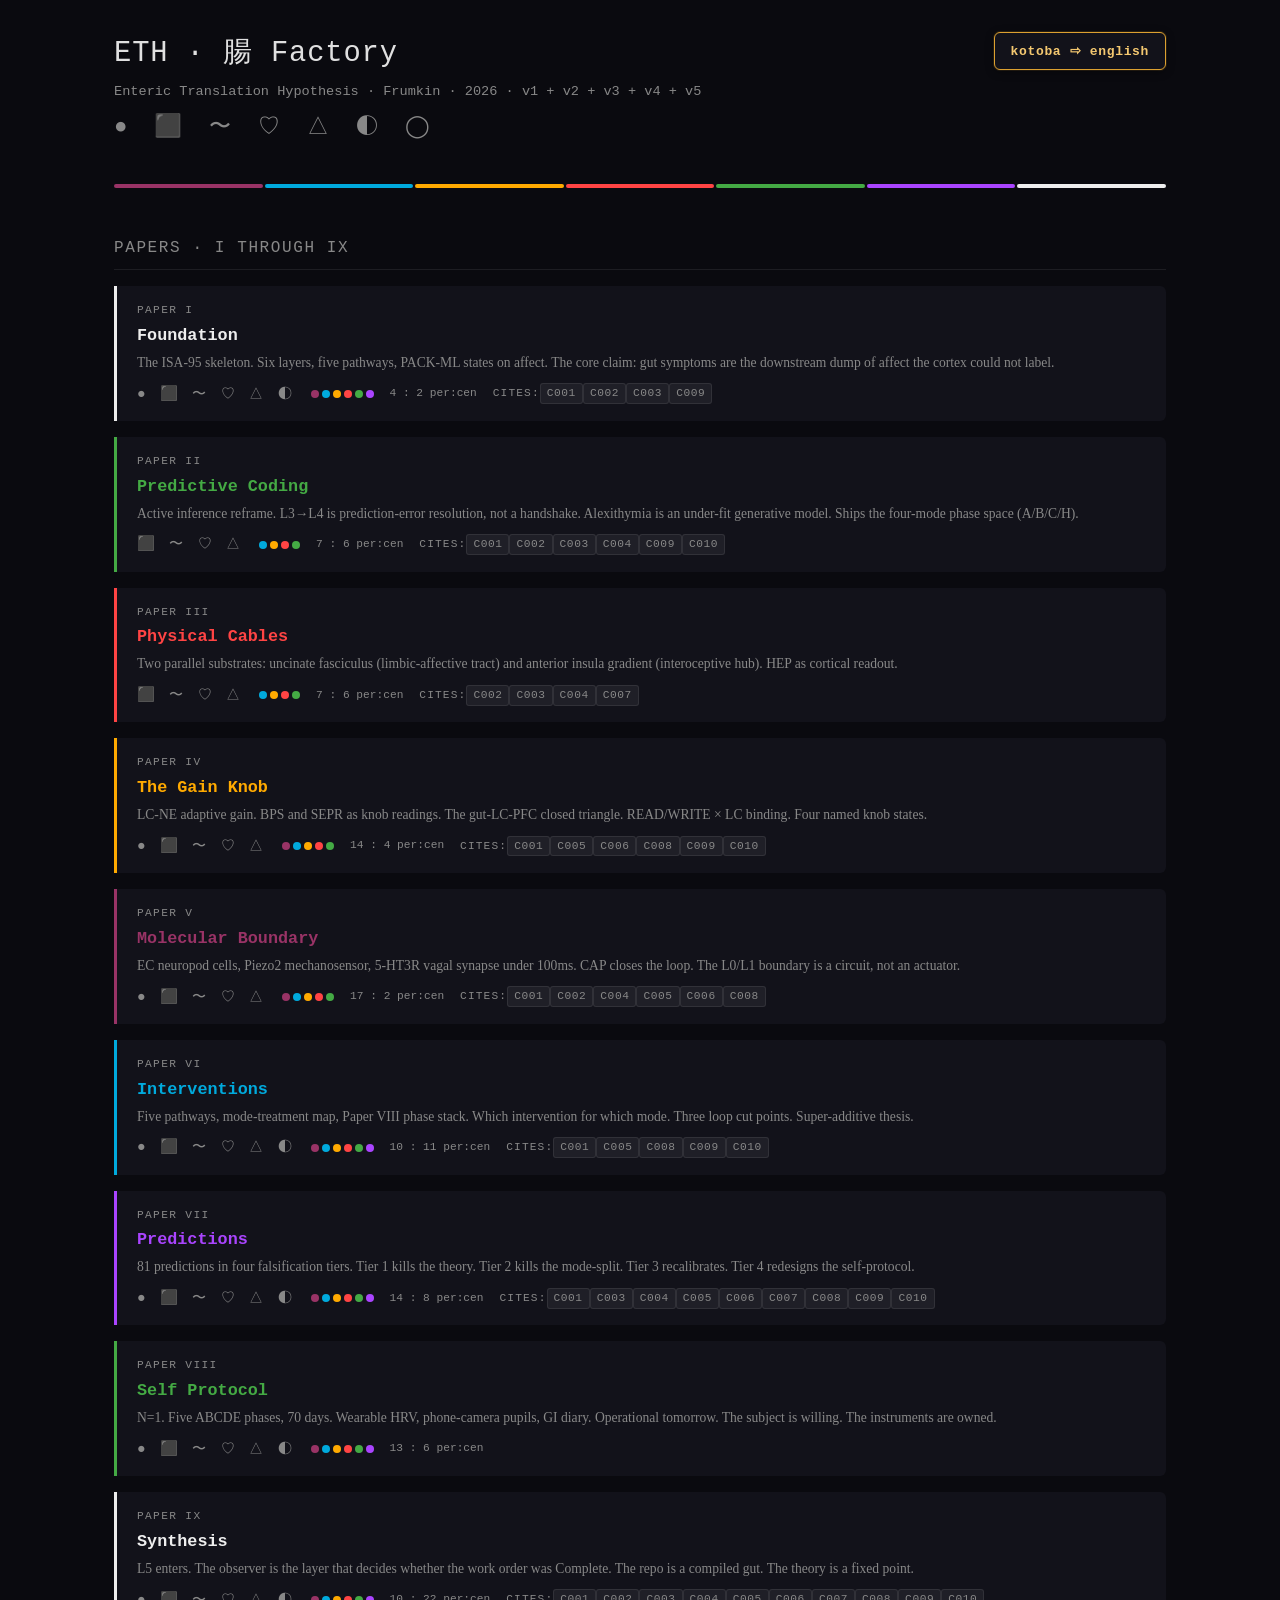
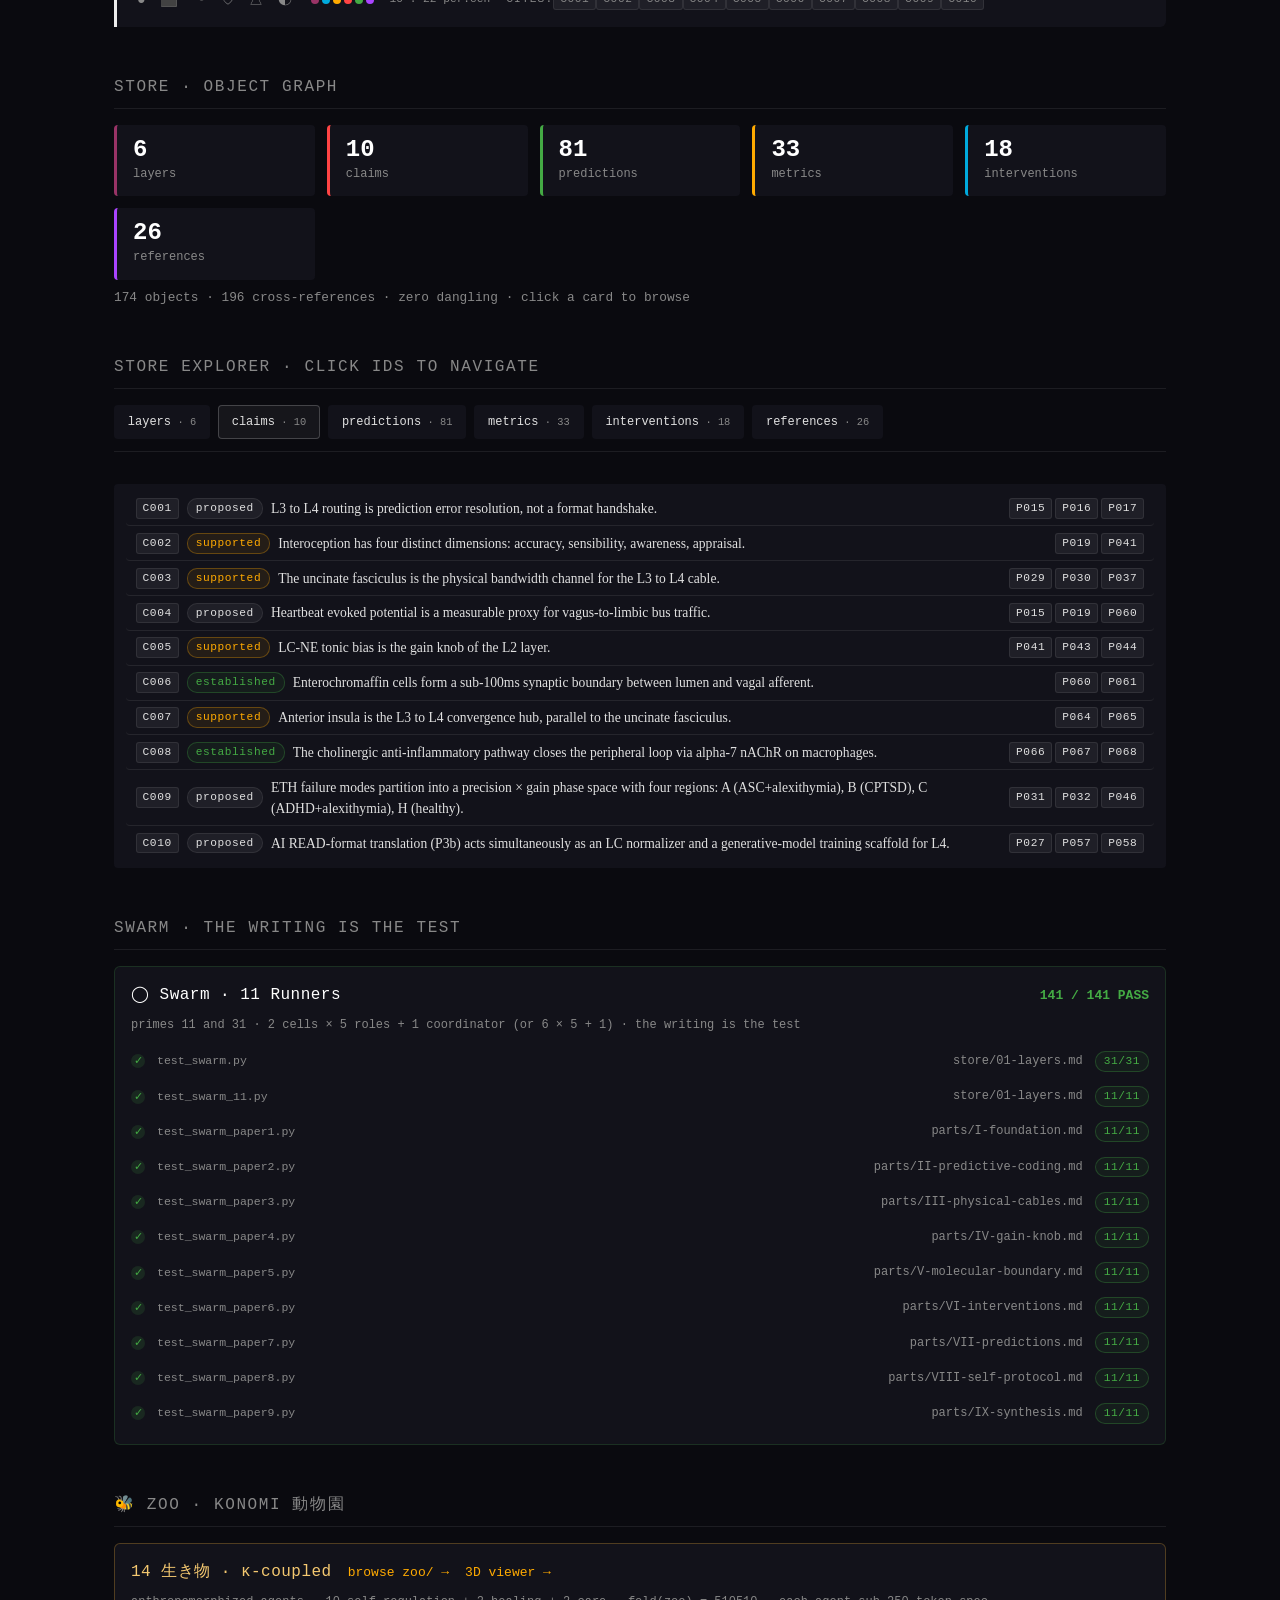
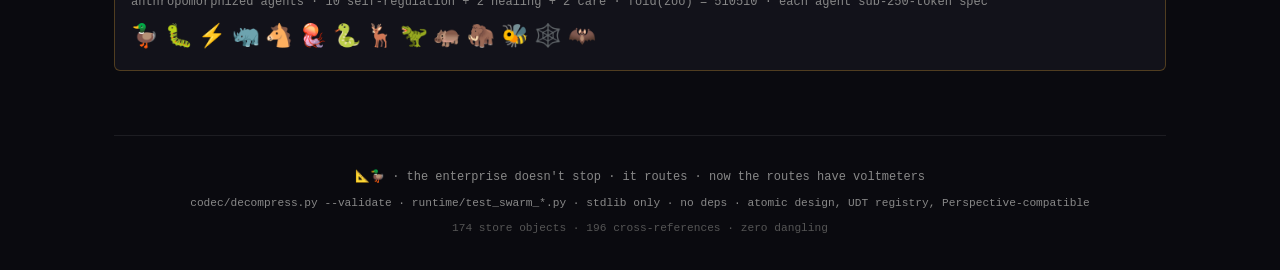
<file: index.html>
<!DOCTYPE html>
<html lang="en">
<head>
<meta charset="utf-8">
<meta name="viewport" content="width=device-width, initial-scale=1">
<title>ETH · 腸 Factory · Frumkin 2026</title>
<style>
/* ───── design tokens ───── */
:root {
  --bg: #0a0a0f;
  --bg-raised: #12121a;
  --bg-hover: rgba(255,255,255,0.04);
  --fg: #e0e0e0;
  --fg-bright: #fff;
  --dim: #888;
  --dim2: #555;
  --r0: #993366;  --r1: #00aadd;  --r2: #ffaa00;
  --r3: #ff4444;  --r4: #44aa44;  --r5: #aa44ff;  --r6: #eeeeee;
  --pass: #44aa44;
  --fail: #ff4444;
  --pending: #ffaa00;
  --mono: 'JetBrains Mono','Fira Code','Cascadia Code','Menlo',monospace;
  --serif: 'Georgia','Palatino',serif;
  --radius: 4px;
  --radius-lg: 6px;
  --border: rgba(255,255,255,0.08);
}
*{margin:0;padding:0;box-sizing:border-box}
html{scroll-behavior:smooth}
body{background:var(--bg);color:var(--fg);font-family:var(--mono);font-size:13px;
     line-height:1.55;padding:2rem 1.5rem;max-width:1100px;margin:0 auto}
a{color:inherit;text-decoration:none}
a:hover{color:var(--fg-bright)}
h1,h2,h3,h4{font-weight:400;letter-spacing:0.03em}
h1{font-size:1.8rem;margin-bottom:0.25rem}
h2{font-size:1rem;margin-top:3rem;margin-bottom:1rem;color:var(--dim);
   text-transform:uppercase;letter-spacing:0.1em;border-bottom:1px solid var(--border);padding-bottom:0.5rem}
h3{font-size:0.9rem;color:var(--dim);margin-bottom:0.5rem}
code,kbd{font-family:var(--mono);background:rgba(255,255,255,0.05);padding:1px 5px;border-radius:3px}
pre{font-family:var(--mono);white-space:pre-wrap;word-wrap:break-word}

/* ───── atoms ───── */
.eth-dot{width:8px;height:8px;border-radius:50%;display:inline-block;vertical-align:middle}
.eth-dot.-large{width:12px;height:12px}
.eth-glyph{display:inline-block;font-size:1rem;line-height:1}
.eth-glyph.-large{font-size:1.4rem}
.eth-label{display:inline-block}
.eth-label.-dim{color:var(--dim)}
.eth-label.-bright{color:var(--fg-bright)}
.eth-label.-accent{color:var(--r2)}
.eth-label.-small{font-size:0.75rem}
.eth-label.-tiny{font-size:0.7rem;letter-spacing:0.1em;text-transform:uppercase}
.eth-label.-serif{font-family:var(--serif)}
.eth-badge{display:inline-block;padding:1px 6px;border-radius:3px;font-size:0.7rem;
           background:rgba(255,255,255,0.06);border:1px solid var(--border);
           letter-spacing:0.05em;line-height:1.5}
.eth-badge.-status{border-radius:10px;padding:1px 8px}
.eth-badge.-pass{color:var(--pass);border-color:rgba(68,170,68,0.3);background:rgba(68,170,68,0.08)}
.eth-badge.-fail{color:var(--fail);border-color:rgba(255,68,68,0.3);background:rgba(255,68,68,0.08)}
.eth-badge.-pending{color:var(--pending);border-color:rgba(255,170,0,0.3);background:rgba(255,170,0,0.08)}
.eth-badge.-link{cursor:pointer}
.eth-badge.-link:hover{background:rgba(255,255,255,0.1);border-color:rgba(255,255,255,0.25)}
.eth-status-dot{display:inline-block;width:14px;height:14px;border-radius:50%;line-height:14px;
                text-align:center;font-size:0.7rem}
.eth-status-dot.-pass{background:rgba(68,170,68,0.15);color:var(--pass)}
.eth-status-dot.-fail{background:rgba(255,68,68,0.15);color:var(--fail)}
.eth-count{font-size:1.5rem;font-weight:600;line-height:1;color:var(--fg-bright)}
.eth-bar-segment{flex:1;height:4px;border-radius:2px}

/* ───── molecules ───── */
.eth-ring-bar{display:flex;gap:2px;margin:1.5rem 0 2rem 0}
.eth-layer-badge{display:inline-flex;align-items:center;gap:6px;padding:3px 8px;
                 background:var(--bg-raised);border-radius:var(--radius);font-size:0.75rem}
.eth-row{display:flex;align-items:center;gap:0.5rem;padding:0.4rem 0.6rem;
         border-radius:var(--radius);font-size:0.8rem;
         border-bottom:1px solid var(--border)}
.eth-row:last-child{border-bottom:none}
.eth-row:hover{background:var(--bg-hover)}
.eth-row .-statement{color:var(--fg);flex:1;font-family:var(--serif);font-size:0.85rem}
.eth-row .-meta{color:var(--dim);font-size:0.7rem;white-space:nowrap}
.eth-row-refs{display:inline-flex;gap:3px;flex-wrap:wrap}
.eth-store-card{padding:0.8rem 1rem;background:var(--bg-raised);border-radius:var(--radius);
                border-left:3px solid var(--dim2);display:flex;flex-direction:column;gap:0.2rem}

/* ───── organisms ───── */
.eth-sigil{font-size:1.4rem;letter-spacing:0.3em;color:var(--dim);margin-bottom:1rem}
.eth-subtitle{color:var(--dim);font-size:0.85rem;margin-bottom:0.5rem}
.eth-hero{margin-bottom:1rem}

.eth-paper-panel{background:var(--bg-raised);border-left:3px solid var(--dim);
                 padding:1rem 1.25rem;border-radius:0 var(--radius-lg) var(--radius-lg) 0;
                 cursor:pointer;transition:border-color 0.15s,background 0.15s;
                 scroll-margin-top:1rem;margin-bottom:1rem}
.eth-paper-panel:hover{background:rgba(255,255,255,0.04)}
.eth-paper-panel.-open{background:rgba(255,255,255,0.03)}
.eth-paper-panel .num{font-size:0.7rem;color:var(--dim);letter-spacing:0.12em;text-transform:uppercase}
.eth-paper-panel .title{font-size:1.05rem;font-weight:600;margin:0.2rem 0}
.eth-paper-panel .desc{font-family:var(--serif);font-size:0.85rem;color:var(--dim);line-height:1.55}
.eth-paper-panel .meta-row{display:flex;align-items:center;gap:1rem;margin-top:0.6rem;font-size:0.7rem;color:var(--dim);flex-wrap:wrap}
.eth-paper-panel .meta-row .dots{display:inline-flex;gap:3px}
.eth-paper-panel .meta-row .glyphs{letter-spacing:0.2em;font-size:0.9rem}
.eth-paper-panel .ratio{font-variant-numeric:tabular-nums}

.eth-paper-body{display:none;margin-top:1rem;padding-top:1rem;border-top:1px dashed var(--border)}
.eth-paper-panel.-open .eth-paper-body{display:block}
.eth-paper-body .data-blocks{display:flex;flex-direction:column;gap:1rem;margin-bottom:1rem}
.eth-paper-body .data-section{background:rgba(0,0,0,0.3);border-radius:var(--radius);padding:0.75rem 1rem}
.eth-paper-body .data-section-title{font-size:0.7rem;color:var(--dim);letter-spacing:0.1em;
                                      text-transform:uppercase;margin-bottom:0.5rem}
.eth-paper-body .prose{background:rgba(0,0,0,0.3);border-radius:var(--radius);
                        padding:1rem;font-size:0.82rem;line-height:1.7;max-height:60vh;
                        overflow-y:auto;white-space:pre-wrap;font-family:var(--mono);color:var(--fg)}

.eth-store-grid{display:grid;grid-template-columns:repeat(auto-fill,minmax(180px,1fr));gap:0.75rem}
.eth-store-explorer{display:flex;flex-direction:column;gap:1rem;margin-top:1rem}
.eth-explorer-tabs{display:flex;gap:0.5rem;margin-bottom:1rem;flex-wrap:wrap;
                   border-bottom:1px solid var(--border);padding-bottom:0.75rem}
.eth-explorer-tab{padding:0.4rem 0.8rem;background:var(--bg-raised);border-radius:var(--radius);
                  cursor:pointer;font-size:0.75rem;border:1px solid transparent;
                  display:flex;align-items:center;gap:0.4rem}
.eth-explorer-tab:hover{background:var(--bg-hover)}
.eth-explorer-tab.-active{border-color:rgba(255,255,255,0.2);background:rgba(255,255,255,0.05)}
.eth-explorer-tab .tab-count{color:var(--dim);font-size:0.65rem}
.eth-explorer-body{background:var(--bg-raised);border-radius:var(--radius);
                    padding:0.5rem 0.75rem;max-height:70vh;overflow-y:auto}

.eth-swarm-dashboard{background:var(--bg-raised);border-radius:var(--radius-lg);
                      padding:1rem;border:1px solid rgba(68,170,68,0.2)}
.eth-swarm-runners{display:flex;flex-direction:column;gap:0.3rem;margin-top:0.75rem;font-size:0.75rem}
.eth-swarm-runner{display:flex;align-items:center;gap:0.75rem;padding:0.3rem 0}
.eth-swarm-runner .runner-name{flex:1;color:var(--dim);font-size:0.72rem}

.eth-cross-ref-panel{margin-top:0.5rem;padding-top:0.5rem;border-top:1px dashed var(--border);
                      display:flex;flex-wrap:wrap;gap:4px}

.eth-footer{margin-top:4rem;padding-top:2rem;border-top:1px solid var(--border);
            text-align:center;color:var(--dim);font-size:0.75rem}

/* ───── kotoba ⇌ english toggle ───── */
#eth-mode-toggle{
  position:fixed !important;
  top:14px !important;
  right:14px !important;
  z-index:9999 !important;
  background:#12121a;color:#f4c870;
  border:1.5px solid #DCA030;border-radius:6px;
  padding:10px 16px;
  font-family:var(--mono);font-size:13px;font-weight:600;
  letter-spacing:0.05em;cursor:pointer;
  box-shadow:0 4px 12px rgba(0,0,0,0.6), 0 0 0 1px rgba(220,160,48,0.15);
  transition:border-color 0.15s,color 0.15s,background 0.15s;
  user-select:none;
}
#eth-mode-toggle:hover{background:#1a1a28;border-color:var(--r2);color:var(--r2)}
body.-english #eth-mode-toggle{border-color:var(--r2);color:var(--r2);background:#1a1a10}
body.-english .eth-glyph[data-english]{color:var(--dim);font-style:italic;font-size:0.72rem;letter-spacing:0.02em}

/* ───── id highlight target ───── */
[id^="C0"],[id^="P0"],[id^="M0"],[id^="I0"],[id^="R0"],[id^="L0"],[id^="S0"]{scroll-margin-top:1rem}
.eth-highlight{animation:eth-pulse 1.2s ease-out 1}
@keyframes eth-pulse{
  0%,100%{background:transparent}
  30%{background:rgba(255,170,0,0.25)}
}
</style>
</head>
<body>

<div id="app"></div>
<!-- toggle lives inline inside the header organism (see UDT['eth.org.header']).
     there used to be a floating/fixed fallback here; removed after verifying
     the inline button renders reliably. one toggle is enough. -->


<script>
/* ───── embedded data · generated from store/*.md and parts/*.md ───── */
const STORE = {
 "layers": [
  {
   "id": "L0",
   "glyph": "●",
   "name": "GROUND",
   "maps_to": [
    "body",
    "gut",
    "ENS"
   ],
   "isa95": "L0 physical",
   "failure": "smooth muscle dysmotility · barrier breach"
  },
  {
   "id": "L1",
   "glyph": "⬛",
   "name": "SIGNAL",
   "maps_to": [
    "PNS",
    "nociceptor",
    "interoceptor"
   ],
   "isa95": "L1 IoT",
   "failure": "sensor drift · dropout"
  },
  {
   "id": "L2",
   "glyph": "〜",
   "name": "BUS",
   "maps_to": [
    "vagus",
    "brainstem",
    "NTS",
    "LC"
   ],
   "isa95": "L2 SCADA",
   "failure": "LC tonic over-drive · broadband SNR collapse"
  },
  {
   "id": "L3",
   "glyph": "♡",
   "name": "AFFECT",
   "maps_to": [
    "amygdala",
    "hippocampus",
    "HPA"
   ],
   "isa95": "L3 MES",
   "failure": "unacknowledged alarm · work order backlog"
  },
  {
   "id": "L4",
   "glyph": "△",
   "name": "FORGE",
   "maps_to": [
    "PFC",
    "OFC",
    "vmPFC",
    "insula"
   ],
   "isa95": "L4 ERP",
   "failure": "alexithymia · generative-model under-fit"
  },
  {
   "id": "L5",
   "glyph": "◯",
   "name": "OBSERVER",
   "maps_to": [
    "narrative",
    "self"
   ],
   "isa95": "L5 Enterprise",
   "failure": "dissociation · loss of witness"
  }
 ],
 "claims": [
  {
   "id": "C001",
   "status": "proposed",
   "statement": "L3 to L4 routing is prediction error resolution, not a format handshake.",
   "tests": [
    "P015",
    "P016",
    "P017"
   ]
  },
  {
   "id": "C002",
   "status": "supported",
   "statement": "Interoception has four distinct dimensions: accuracy, sensibility, awareness, appraisal.",
   "ref": "Greenwood-Van Meerveld · Garfinkel · Annu Rev Psych 76, 2025",
   "tests": [
    "P019",
    "P041"
   ]
  },
  {
   "id": "C003",
   "status": "supported",
   "statement": "The uncinate fasciculus is the physical bandwidth channel for the L3 to L4 cable.",
   "ref": "Lebel 2012 · TransPsych 2025 meta n=289/506",
   "tests": [
    "P029",
    "P030",
    "P037"
   ]
  },
  {
   "id": "C004",
   "status": "proposed",
   "statement": "Heartbeat evoked potential is a measurable proxy for vagus-to-limbic bus traffic.",
   "tests": [
    "P015",
    "P019",
    "P060"
   ]
  },
  {
   "id": "C005",
   "status": "supported",
   "statement": "LC-NE tonic bias is the gain knob of the L2 layer.",
   "ref": "Aston-Jones · Cohen 2005",
   "tests": [
    "P041",
    "P043",
    "P044"
   ]
  },
  {
   "id": "C006",
   "status": "established",
   "statement": "Enterochromaffin cells form a sub-100ms synaptic boundary between lumen and vagal afferent.",
   "ref": "Kaelberer · Bohórquez 2018 · Bellono 2017",
   "tests": [
    "P060",
    "P061"
   ]
  },
  {
   "id": "C007",
   "status": "supported",
   "statement": "Anterior insula is the L3 to L4 convergence hub, parallel to the uncinate fasciculus.",
   "ref": "Craig 2002 · Bird · Cook 2013",
   "tests": [
    "P064",
    "P065"
   ]
  },
  {
   "id": "C008",
   "status": "established",
   "statement": "The cholinergic anti-inflammatory pathway closes the peripheral loop via alpha-7 nAChR on macrophages.",
   "ref": "Tracey 2002 · 2007",
   "tests": [
    "P066",
    "P067",
    "P068"
   ]
  },
  {
   "id": "C009",
   "status": "proposed",
   "statement": "ETH failure modes partition into a precision × gain phase space with four regions: A (ASC+alexithymia), B (CPTSD), C (ADHD+alexithymia), H (healthy).",
   "tests": [
    "P031",
    "P032",
    "P046"
   ]
  },
  {
   "id": "C010",
   "status": "proposed",
   "statement": "AI READ-format translation (P3b) acts simultaneously as an LC normalizer and a generative-model training scaffold for L4.",
   "tests": [
    "P027",
    "P057",
    "P058"
   ]
  }
 ],
 "predictions": [
  {
   "id": "P001",
   "version": "v1",
   "category": "routing",
   "statement": "Alexithymia severity correlates with GI symptom severity via vagal-tone metrics (HF-HRV, HEP)."
  },
  {
   "id": "P002",
   "version": "v1",
   "category": "P3",
   "statement": "Creative activity reduces GI symptoms in proportion to the emotional content of the work."
  },
  {
   "id": "P003",
   "version": "v1",
   "category": "vagal",
   "statement": "During P3 creative activity, ventral vagal tone rises while enteric efferent tone falls."
  },
  {
   "id": "P004",
   "version": "v1",
   "category": "READ-vs-WRITE",
   "statement": "WRITE-protocol and READ-protocol utterances produce differential ACC activation and cortisol response."
  },
  {
   "id": "P005",
   "version": "v1",
   "category": "P3b",
   "statement": "AI READ-format translation reduces GI symptoms at 90 days more than standard care."
  },
  {
   "id": "P006",
   "version": "v1",
   "category": "fMRI",
   "statement": "During affective overload, PFC activity falls while dorsal vagal nucleus activity rises (concurrent fMRI)."
  },
  {
   "id": "P007",
   "version": "v1",
   "category": "HPA",
   "statement": "Cortisol and intestinal permeability are associated, and the association tracks alexithymia score."
  },
  {
   "id": "P008",
   "version": "v1",
   "category": "molecular",
   "statement": "Gut 5-HT metabolites vary orthogonally to affect-labeling task performance."
  },
  {
   "id": "P009",
   "version": "v1",
   "category": "P3",
   "statement": "Structured music (composition, not background) outperforms relaxation music for GI outcomes."
  },
  {
   "id": "P010",
   "version": "v1",
   "category": "withdrawal",
   "statement": "Withdrawing creative outlets increases GI symptoms within 2-4 weeks."
  },
  {
   "id": "P011",
   "version": "v1",
   "category": "generalization",
   "statement": "The framework extends to ADHD and CPTSD cohorts when alexithymia is present."
  },
  {
   "id": "P012",
   "version": "v1",
   "category": "vagal",
   "statement": "Subdiaphragmatic vagotomy eliminates enteric affect routing (animal model)."
  },
  {
   "id": "P013",
   "version": "v1",
   "category": "stim",
   "statement": "Suppressing motor stim in ASC increases GI symptom frequency."
  },
  {
   "id": "P014",
   "version": "v1",
   "category": "flagged",
   "statement": "L3 to L4 routing involves a frequency-domain to time-domain conversion step (speculative, flagged)."
  },
  {
   "id": "P015",
   "version": "v2",
   "category": "HEP",
   "statement": "HEP amplitude is inversely correlated with TAS-20 score in ASC participants."
  },
  {
   "id": "P016",
   "version": "v2",
   "category": "HEP",
   "statement": "HEP amplitude increases on trials where affect labeling succeeds, in NT participants only."
  },
  {
   "id": "P017",
   "version": "v2",
   "category": "HEP",
   "statement": "HEP amplitude rises during P3 creative activity in ASC participants."
  },
  {
   "id": "P018",
   "version": "v2",
   "category": "HEP",
   "statement": "HEP amplitude rises during P3b /translate sessions in ASC participants."
  },
  {
   "id": "P019",
   "version": "v2",
   "category": "HEP",
   "statement": "Baseline HEP amplitude predicts magnitude of GI response (r>=0.35, n=80, 90% power)."
  },
  {
   "id": "P020",
   "version": "v2",
   "category": "taVNS",
   "statement": "taVNS combined with labeling training outperforms either alone over 8 weeks in ASC."
  },
  {
   "id": "P021",
   "version": "v2",
   "category": "taVNS",
   "statement": "taVNS reduces GI symptoms over 90 days in an ASC+alex RCT."
  },
  {
   "id": "P022",
   "version": "v2",
   "category": "taVNS",
   "statement": "taVNS combined with /translate sessions improves translation quality."
  },
  {
   "id": "P023",
   "version": "v2",
   "category": "taVNS",
   "statement": "taVNS effect size is inversely related to baseline HEP (larger gap => larger gain)."
  },
  {
   "id": "P024",
   "version": "v2",
   "category": "stim",
   "statement": "Permitted self-initiated stim increases HRV and HEP and decreases cortisol; effect tracks TAS-20."
  },
  {
   "id": "P025",
   "version": "v2",
   "category": "stim",
   "statement": "Suppressing stim raises 24-hour GI symptom load in ASC."
  },
  {
   "id": "P026",
   "version": "v2",
   "category": "stim",
   "statement": "Stim preference maps to an under-firing sensory subsystem (vestibular=>rock, tactile=>pressure, proprio=>heavy)."
  },
  {
   "id": "P027",
   "version": "v2",
   "category": "P3b-structural",
   "statement": "Longitudinal /translate use over 6 months reduces TAS-20 by at least 5 points."
  },
  {
   "id": "P028",
   "version": "v2",
   "category": "P3b-structural",
   "statement": "READ-format is required for the P3b effect; WRITE-format yields null or negative results."
  },
  {
   "id": "P029",
   "version": "v2",
   "category": "P3b-structural",
   "statement": "P3b therapeutic ceiling is set by baseline uncinate fasciculus fractional anisotropy."
  },
  {
   "id": "P030",
   "version": "v2",
   "category": "P3b-structural",
   "statement": "Pediatric P3b produces UF FA slope approaching NT norms (longitudinal DTI)."
  },
  {
   "id": "P031",
   "version": "v2",
   "category": "mode-split",
   "statement": "HEP spectrum features classify mode A versus mode B with AUC >= 0.75."
  },
  {
   "id": "P032",
   "version": "v2",
   "category": "mode-split",
   "statement": "Treatment by mode interaction: P3b outperforms SSP in mode A, inverse in mode B."
  },
  {
   "id": "P033",
   "version": "v2",
   "category": "sleep",
   "statement": "ASC+alex+GI reduces emotional REM content and increases somatic REM content."
  },
  {
   "id": "P034",
   "version": "v2",
   "category": "sleep",
   "statement": "Pre-sleep P3 activity raises next-morning HEP and reduces cortisol."
  },
  {
   "id": "P035",
   "version": "v2",
   "category": "sleep",
   "statement": "24-hour sleep deprivation increases GI symptoms faster in ASC than NT."
  },
  {
   "id": "P036",
   "version": "v2",
   "category": "sleep",
   "statement": "REM fragmentation predicts GI spikes with approximately 48-hour lag."
  },
  {
   "id": "P037",
   "version": "v2",
   "category": "developmental",
   "statement": "Observer-rated TAS in childhood predicts adult uncinate fasciculus FA (longitudinal)."
  },
  {
   "id": "P038",
   "version": "v2",
   "category": "developmental",
   "statement": "Early labeling-environment quality predicts higher UF FA slope through adolescence."
  },
  {
   "id": "P039",
   "version": "v2",
   "category": "developmental",
   "statement": "P3 and P3b interventions in ages 6-14 outperform adult intervention at equal dose."
  },
  {
   "id": "P040",
   "version": "v2",
   "category": "developmental",
   "statement": "After age 30 the structural to functional shift is dominant and trait alexithymia is largely static."
  },
  {
   "id": "P041",
   "version": "v3",
   "category": "pupillometry",
   "statement": "Baseline pupil size (BPS) correlates with TAS-20 in ASC adults."
  },
  {
   "id": "P042",
   "version": "v3",
   "category": "pupillometry",
   "statement": "Stim-evoked pupil response (SEPR) to affect stimuli is inversely related to TAS-20."
  },
  {
   "id": "P043",
   "version": "v3",
   "category": "pupillometry",
   "statement": "Pre/post /translate sessions show BPS reduction."
  },
  {
   "id": "P044",
   "version": "v3",
   "category": "pupillometry",
   "statement": "Magnitude of BPS decrease is correlated with magnitude of HEP increase (convergence)."
  },
  {
   "id": "P045",
   "version": "v3",
   "category": "pupillometry",
   "statement": "taVNS during task decreases BPS and increases SEPR in ASC."
  },
  {
   "id": "P046",
   "version": "v3",
   "category": "mode-C",
   "statement": "Scatter of BPS by SEPR yields k=3 clusters validated by TAS-20 + PCL-5 + ASRS."
  },
  {
   "id": "P047",
   "version": "v3",
   "category": "glymphatic",
   "statement": "Pre-sleep taVNS (20Hz, 20min) increases NREM3 and reduces AM BPS while raising HEP in ASC."
  },
  {
   "id": "P048",
   "version": "v3",
   "category": "glymphatic",
   "statement": "Chronic LC tonic elevation predicts age-matched reduction in CSF flow (MRI / arterial spin labeling)."
  },
  {
   "id": "P049",
   "version": "v3",
   "category": "glymphatic",
   "statement": "Evening /translate outperforms morning for pre-sleep affective routing."
  },
  {
   "id": "P050",
   "version": "v3",
   "category": "3-factor-RCT",
   "statement": "Probiotic by taVNS by /translate 8-arm RCT shows interaction at or above additive on HEP, BPS, GI diary, and TAS-20."
  },
  {
   "id": "P051",
   "version": "v3",
   "category": "READ-x-LC",
   "statement": "Session WRITE density correlates with BPS area under curve; ASC slope steeper than NT."
  },
  {
   "id": "P052",
   "version": "v3",
   "category": "READ-x-LC",
   "statement": "READ-only therapy outperforms eclectic therapy on 90-day GI outcomes."
  },
  {
   "id": "P053",
   "version": "v3",
   "category": "READ-x-LC",
   "statement": "AI READ-format score correlates with post-session BPS decrease."
  },
  {
   "id": "P054",
   "version": "v3",
   "category": "stim-x-LC",
   "statement": "Permitted stim produces negative BPS slope and negative SEPR slope; slopes track TAS-20."
  },
  {
   "id": "P055",
   "version": "v3",
   "category": "stim-x-LC",
   "statement": "Forced metronome stim underperforms self-initiated stim (specificity requires self-prediction)."
  },
  {
   "id": "P056",
   "version": "v3",
   "category": "stim-x-LC",
   "statement": "High-baseline-BPS participants show larger stim effect sizes."
  },
  {
   "id": "P057",
   "version": "v3",
   "category": "P3b-x-LC",
   "statement": "A single /translate session reduces BPS by at least 15% in ASC; WRITE chatbot control shows null."
  },
  {
   "id": "P058",
   "version": "v3",
   "category": "P3b-x-LC",
   "statement": "Dose-response: BPS delta is a function of READ-score multiplied by session depth."
  },
  {
   "id": "P059",
   "version": "v3",
   "category": "P3b-x-LC",
   "statement": "Pediatric weekly /translate for 12 months yields UF FA slope exceeding NT norms."
  },
  {
   "id": "P060",
   "version": "v4",
   "category": "EC-circuit",
   "statement": "Fatty or solid meal delays and attenuates post-meal HEP peak in ASC+alex."
  },
  {
   "id": "P061",
   "version": "v4",
   "category": "EC-circuit",
   "statement": "Ondansetron (5-HT3R antagonist) reduces both GI symptoms and HEP, revealing the symptom-vs-mechanism trade-off of bus blockade."
  },
  {
   "id": "P062",
   "version": "v4",
   "category": "EC-circuit",
   "statement": "SSRI effects dissociate into LC-side and EC-side components that can be measured independently."
  },
  {
   "id": "P063",
   "version": "v4",
   "category": "EC-circuit",
   "statement": "Probiotic (L. rhamnosus JB-1) raises SCFA, induces Tph1, normalizes EC firing, and lifts HEP while reducing BPS."
  },
  {
   "id": "P064",
   "version": "v4",
   "category": "insula",
   "statement": "Simultaneous insula fMRI and HEP show normal posterior and blunted anterior responses in ASC+alex (accuracy-to-appraisal dropout)."
  },
  {
   "id": "P065",
   "version": "v4",
   "category": "insula",
   "statement": "Anterior insula to vmPFC functional connectivity inversely correlates with TAS-20; interaction with UF FA is TBD."
  },
  {
   "id": "P066",
   "version": "v4",
   "category": "CAP",
   "statement": "taVNS at 20Hz for 20 minutes over 90 days reduces serum IL-6, TNF-alpha, and CRP by at least 20% in ASC+GI."
  },
  {
   "id": "P067",
   "version": "v4",
   "category": "CAP",
   "statement": "Fecal calprotectin falls during the same 90-day taVNS window."
  },
  {
   "id": "P068",
   "version": "v4",
   "category": "CAP",
   "statement": "CAP function (HRV-indexed) inversely correlates with GI load, r >= 0.4."
  },
  {
   "id": "P069",
   "version": "v4",
   "category": "circadian",
   "statement": "Post-meal HEP amplitude at +60 minutes is low in ASC+IBS."
  },
  {
   "id": "P070",
   "version": "v4",
   "category": "circadian",
   "statement": "P3b /translate is more effective pre-meal than post-meal (fasted bus is quieter)."
  },
  {
   "id": "P071",
   "version": "v4",
   "category": "circadian",
   "statement": "Light pre-sleep food reduces nighttime LC tonic and increases glymphatic access (requires validation)."
  },
  {
   "id": "P072",
   "version": "v4",
   "category": "circadian",
   "statement": "16:8 intermittent fasting in ASC adults reduces GI, BPS, and raises HEP via fewer LC burst events per day."
  },
  {
   "id": "P073",
   "version": "v4",
   "category": "pediatric",
   "statement": "At ages 6-14, three of four markers (BPS>1SD, SEPR<1SD, parent-TAS>=55, GI>=2/wk) predict GI severity at 18 (longitudinal, n>=200)."
  },
  {
   "id": "P074",
   "version": "v4",
   "category": "pediatric",
   "statement": "Early P3b (ages 8-12) outperforms late P3b (age 16+) on 24-month TAS-20 delta with effect size >= 0.6."
  },
  {
   "id": "S001",
   "version": "v5",
   "category": "n1-phase-B",
   "statement": "A to B transition produces labeling_depth up at least 15%, GI down at least 20%, and AM HRV up 5-10%."
  },
  {
   "id": "S002",
   "version": "v5",
   "category": "n1-phase-C",
   "statement": "Phase C (stim permit) raises HRV_AM, lowers HR_rest_AM, and increases rhythmic stim bursts with better self-rated regulation."
  },
  {
   "id": "S003",
   "version": "v5",
   "category": "n1-phase-D",
   "statement": "Phase D (sleep artifact) raises REM minutes, lowers next-AM GI, and reduces somatic dream content."
  },
  {
   "id": "S004",
   "version": "v5",
   "category": "n1-phase-E",
   "statement": "Phase E (combination) is at least additive over S001, S002, and S003, supporting interaction."
  },
  {
   "id": "S005",
   "version": "v5",
   "category": "n1-daily",
   "statement": "Daily READ:WRITE ratio correlates with HRV_slope improvement."
  },
  {
   "id": "S006",
   "version": "v5",
   "category": "n1-daily",
   "statement": "Post-meal HRV drop shrinks with intervention."
  },
  {
   "id": "S007",
   "version": "v5",
   "category": "n1-daily",
   "statement": "Stimulus to verbalization latency (emotion_lag) shortens across phases."
  }
 ],
 "metrics": [
  {
   "id": "M001",
   "name": "HEP",
   "full_name": "Heartbeat Evoked Potential",
   "kind": "physiological",
   "layer": "L2",
   "units": "μV",
   "instrument": "EEG (Cz, 350-450ms post-R-wave)",
   "n1_proxy": "HRV-HF rolling + 5-min paced RMSSD",
   "refers_to": [
    "C004",
    "P015",
    "P019"
   ]
  },
  {
   "id": "M002",
   "name": "BPS",
   "full_name": "Baseline Pupil Size",
   "kind": "physiological",
   "layer": "L2",
   "units": "mm",
   "instrument": "Pupil Labs / Tobii / phone-camera",
   "n1_proxy": "AM phone-camera pupil area, 30cm fixed flash",
   "refers_to": [
    "C005",
    "P041",
    "P043"
   ]
  },
  {
   "id": "M003",
   "name": "SEPR",
   "full_name": "Stimulus-Evoked Pupil Response",
   "kind": "physiological",
   "layer": "L2",
   "units": "mm delta",
   "instrument": "Pupil Labs / Tobii",
   "n1_proxy": "event-locked HR burst at notifications",
   "refers_to": [
    "C005",
    "P042",
    "P045"
   ]
  },
  {
   "id": "M004",
   "name": "HF-HRV",
   "full_name": "High-Frequency Heart Rate Variability",
   "kind": "physiological",
   "layer": "L2",
   "units": "ms²",
   "instrument": "ECG or photoplethysmography",
   "n1_proxy": "wearable HRV continuous",
   "refers_to": [
    "C004",
    "P003"
   ]
  },
  {
   "id": "M005",
   "name": "RMSSD",
   "full_name": "Root Mean Square of Successive Differences",
   "kind": "physiological",
   "layer": "L2",
   "units": "ms",
   "instrument": "ECG or PPG",
   "n1_proxy": "5-min supine paced at wake",
   "refers_to": [
    "C004"
   ]
  },
  {
   "id": "M006",
   "name": "SDNN",
   "full_name": "Standard Deviation of NN Intervals",
   "kind": "physiological",
   "layer": "L2",
   "units": "ms",
   "instrument": "ECG or PPG",
   "n1_proxy": "wearable SDNN 24h",
   "refers_to": [
    "C004"
   ]
  },
  {
   "id": "M007",
   "name": "RSA",
   "full_name": "Respiratory Sinus Arrhythmia",
   "kind": "physiological",
   "layer": "L2",
   "units": "ms",
   "instrument": "ECG + respiration belt",
   "n1_proxy": null,
   "refers_to": [
    "C004"
   ]
  },
  {
   "id": "M008",
   "name": "HR_rest",
   "full_name": "Resting Heart Rate",
   "kind": "physiological",
   "layer": "L2",
   "units": "bpm",
   "instrument": "wearable or chest strap",
   "n1_proxy": "AM resting HR, supine 5min",
   "refers_to": []
  },
  {
   "id": "M009",
   "name": "EDA",
   "full_name": "Electrodermal Activity",
   "kind": "physiological",
   "layer": "L2",
   "units": "μS",
   "instrument": "skin conductance electrodes",
   "n1_proxy": null,
   "refers_to": []
  },
  {
   "id": "M010",
   "name": "TAS-20",
   "full_name": "Toronto Alexithymia Scale 20",
   "kind": "questionnaire",
   "layer": "L4",
   "units": "sum score",
   "instrument": "self-report Likert",
   "n1_proxy": "LIWC-style emotion density in own text",
   "refers_to": [
    "C001",
    "P015",
    "P027",
    "P041"
   ]
  },
  {
   "id": "M011",
   "name": "MAIA-2",
   "full_name": "Multidimensional Assessment of Interoceptive Awareness 2",
   "kind": "questionnaire",
   "layer": "L3",
   "units": "subscale means",
   "instrument": "self-report Likert",
   "n1_proxy": "daily 3-word mood + body triad",
   "refers_to": [
    "C002"
   ]
  },
  {
   "id": "M012",
   "name": "IAS",
   "full_name": "Interoceptive Accuracy Scale",
   "kind": "questionnaire",
   "layer": "L1",
   "units": "sum score",
   "instrument": "self-report Likert",
   "n1_proxy": null,
   "refers_to": [
    "C002"
   ]
  },
  {
   "id": "M013",
   "name": "AQ-10",
   "full_name": "Autism Quotient 10-item",
   "kind": "questionnaire",
   "layer": "L5",
   "units": "sum score",
   "instrument": "self-report",
   "n1_proxy": null,
   "refers_to": [
    "C009"
   ]
  },
  {
   "id": "M014",
   "name": "PCL-5",
   "full_name": "PTSD Checklist for DSM-5",
   "kind": "questionnaire",
   "layer": "L3",
   "units": "sum score",
   "instrument": "self-report",
   "n1_proxy": null,
   "refers_to": [
    "C009",
    "P046"
   ]
  },
  {
   "id": "M015",
   "name": "ASRS",
   "full_name": "Adult ADHD Self-Report Scale",
   "kind": "questionnaire",
   "layer": "L4",
   "units": "sum score",
   "instrument": "self-report",
   "n1_proxy": null,
   "refers_to": [
    "C009",
    "P046"
   ]
  },
  {
   "id": "M016",
   "name": "cortisol",
   "full_name": "Salivary Cortisol",
   "kind": "biomarker",
   "layer": "L3",
   "units": "nmol/L",
   "instrument": "salivette + ELISA",
   "n1_proxy": "+30min AM HR baseline",
   "refers_to": [
    "P007"
   ]
  },
  {
   "id": "M017",
   "name": "IL-6",
   "full_name": "Interleukin-6",
   "kind": "biomarker",
   "layer": "L0",
   "units": "pg/mL",
   "instrument": "serum ELISA",
   "n1_proxy": null,
   "refers_to": [
    "C008",
    "P066"
   ]
  },
  {
   "id": "M018",
   "name": "TNF-alpha",
   "full_name": "Tumor Necrosis Factor alpha",
   "kind": "biomarker",
   "layer": "L0",
   "units": "pg/mL",
   "instrument": "serum ELISA",
   "n1_proxy": null,
   "refers_to": [
    "C008",
    "P066"
   ]
  },
  {
   "id": "M019",
   "name": "CRP",
   "full_name": "C-reactive Protein",
   "kind": "biomarker",
   "layer": "L0",
   "units": "mg/L",
   "instrument": "serum high-sensitivity assay",
   "n1_proxy": null,
   "refers_to": [
    "C008",
    "P066"
   ]
  },
  {
   "id": "M020",
   "name": "calprotectin",
   "full_name": "Fecal Calprotectin",
   "kind": "biomarker",
   "layer": "L0",
   "units": "μg/g stool",
   "instrument": "fecal ELISA",
   "n1_proxy": null,
   "refers_to": [
    "C008",
    "P067"
   ]
  },
  {
   "id": "M021",
   "name": "plasma_5HT",
   "full_name": "Plasma Serotonin",
   "kind": "biomarker",
   "layer": "L0",
   "units": "ng/mL",
   "instrument": "HPLC",
   "n1_proxy": null,
   "refers_to": [
    "C006",
    "P008"
   ]
  },
  {
   "id": "M022",
   "name": "SCFA",
   "full_name": "Short-Chain Fatty Acid Panel",
   "kind": "biomarker",
   "layer": "L0",
   "units": "mmol/L (stool)",
   "instrument": "GC-MS",
   "n1_proxy": null,
   "refers_to": [
    "P063"
   ]
  },
  {
   "id": "M023",
   "name": "UF_FA",
   "full_name": "Uncinate Fasciculus Fractional Anisotropy",
   "kind": "structural",
   "layer": "L4",
   "units": "dimensionless (0-1)",
   "instrument": "DTI MRI",
   "n1_proxy": null,
   "refers_to": [
    "C003",
    "P029",
    "P030",
    "P037"
   ]
  },
  {
   "id": "M024",
   "name": "AI_vmPFC_FC",
   "full_name": "Anterior Insula to vmPFC Functional Connectivity",
   "kind": "structural",
   "layer": "L4",
   "units": "Pearson r",
   "instrument": "resting-state fMRI",
   "n1_proxy": null,
   "refers_to": [
    "C007",
    "P065"
   ]
  },
  {
   "id": "M025",
   "name": "NREM3_min",
   "full_name": "NREM3 Sleep Minutes",
   "kind": "physiological",
   "layer": "L2",
   "units": "min/night",
   "instrument": "polysomnography or wearable",
   "n1_proxy": "wearable stages",
   "refers_to": [
    "P047"
   ]
  },
  {
   "id": "M026",
   "name": "REM_min",
   "full_name": "REM Sleep Minutes",
   "kind": "physiological",
   "layer": "L3",
   "units": "min/night",
   "instrument": "polysomnography or wearable",
   "n1_proxy": "wearable stages",
   "refers_to": [
    "P033",
    "P036",
    "S003"
   ]
  },
  {
   "id": "M027",
   "name": "GI_diary",
   "full_name": "GI Symptom Diary with Bristol Scale",
   "kind": "behavioral",
   "layer": "L0",
   "units": "Bristol type + freq/day",
   "instrument": "档板 diary UI",
   "n1_proxy": "GI/head/body 0-10 triad + GI check",
   "refers_to": [
    "P001",
    "P013",
    "P021"
   ]
  },
  {
   "id": "M028",
   "name": "sleep_diary",
   "full_name": "Subjective Sleep Diary",
   "kind": "behavioral",
   "layer": "L5",
   "units": "Likert + hours",
   "instrument": "档板 diary UI",
   "n1_proxy": "AM delta comparison",
   "refers_to": []
  },
  {
   "id": "M029",
   "name": "stim_burst",
   "full_name": "Rhythmic Motor Stim Burst Count",
   "kind": "behavioral",
   "layer": "L1",
   "units": "bursts/day",
   "instrument": "wearable accelerometer",
   "n1_proxy": "accel rhythmic-pattern detector",
   "refers_to": [
    "P013",
    "P024",
    "S002"
   ]
  },
  {
   "id": "M030",
   "name": "labeling_depth",
   "full_name": "Vocabulary Entropy in Free Text",
   "kind": "custom",
   "layer": "L4",
   "units": "bits",
   "instrument": "LIWC-style classifier on own text",
   "n1_proxy": "labeling_depth from /translate sessions",
   "refers_to": [
    "S001",
    "S004"
   ]
  },
  {
   "id": "M031",
   "name": "READ_ratio",
   "full_name": "READ to WRITE Outgoing Message Ratio",
   "kind": "custom",
   "layer": "L4",
   "units": "ratio",
   "instrument": "outgoing message classifier",
   "n1_proxy": "daily READ:WRITE on own messages",
   "refers_to": [
    "P028",
    "P051",
    "P053",
    "S005"
   ]
  },
  {
   "id": "M032",
   "name": "post_meal_delta",
   "full_name": "Post-Meal HRV Drop",
   "kind": "custom",
   "layer": "L2",
   "units": "RMSSD ms delta",
   "instrument": "HRV +30/+60/+90 after meal",
   "n1_proxy": "HRV peak latency post-lunch",
   "refers_to": [
    "P060",
    "P069",
    "S006"
   ]
  },
  {
   "id": "M033",
   "name": "emotion_lag",
   "full_name": "Stimulus to Verbalization Latency",
   "kind": "custom",
   "layer": "L4",
   "units": "seconds",
   "instrument": "keystroke timing + event log",
   "n1_proxy": "keystroke logging to mood snapshot delta",
   "refers_to": [
    "S007"
   ]
  }
 ],
 "interventions": [
  {
   "id": "I001",
   "name": "translate",
   "full_name": "AI READ-format Translation Session",
   "kind": "ai_mediated",
   "pathway": "P3b",
   "layer_target": [
    "L3",
    "L4"
   ],
   "mechanism": "An LLM running in strict READ-only mode ingests raw affective input and emits pre-labeled English; the user's L4 gets (raw, label) training pairs without having to generate the label itself.",
   "accessibility": "self-administered",
   "evidence": "proposed",
   "dose": "15 min/day, daily; READ-format enforced",
   "refers_to": [
    "C001",
    "C010",
    "P005",
    "P018",
    "P027",
    "P028",
    "P043",
    "P053",
    "P057",
    "P058",
    "P059",
    "P070"
   ]
  },
  {
   "id": "I002",
   "name": "taVNS",
   "full_name": "Transcutaneous Auricular Vagus Nerve Stimulation",
   "kind": "device",
   "pathway": "direct vagal",
   "layer_target": [
    "L2"
   ],
   "mechanism": "Low-amplitude electrical stimulation of the auricular branch of the vagus nerve drives NTS → LC, reduces LC tonic overdrive, and activates the cholinergic anti-inflammatory pathway peripherally.",
   "accessibility": "device_assisted",
   "evidence": "clinical_trial",
   "dose": "20 Hz, 20 min/day, ear clip",
   "refers_to": [
    "C005",
    "C008",
    "P020",
    "P021",
    "P022",
    "P023",
    "P045",
    "P047",
    "P066",
    "P067"
   ]
  },
  {
   "id": "I003",
   "name": "stim_permit",
   "full_name": "Permitted Self-Initiated Motor Stim",
   "kind": "behavioral",
   "pathway": "P4",
   "layer_target": [
    "L1",
    "L2"
   ],
   "mechanism": "Rhythmic motor output (rocking, pacing, fidgeting, tapping) generates low-dimensional self-predictable afferent signal; prediction error approaches zero, LC phasic quiets, and regulation improves without cognitive effort.",
   "accessibility": "self-administered",
   "evidence": "proposed",
   "dose": "ad libitum when desired",
   "refers_to": [
    "C009",
    "P013",
    "P024",
    "P025",
    "P026",
    "P054",
    "P055",
    "P056",
    "S002"
   ]
  },
  {
   "id": "I004",
   "name": "probiotic_JB1",
   "full_name": "Lactobacillus rhamnosus JB-1 Probiotic",
   "kind": "dietary",
   "pathway": "gut-LC-PFC triangle",
   "layer_target": [
    "L0"
   ],
   "mechanism": "Gut microbe signals the vagal afferent → NTS → LC path, reducing LC firing (vagotomy abolishes the effect), raising short-chain fatty acids, and normalizing enterochromaffin 5-HT release.",
   "accessibility": "self-administered",
   "evidence": "clinical_trial",
   "dose": "standard probiotic schedule, 8+ weeks",
   "refers_to": [
    "C005",
    "C006",
    "P050",
    "P063"
   ]
  },
  {
   "id": "I005",
   "name": "IF_16_8",
   "full_name": "16:8 Intermittent Fasting",
   "kind": "dietary",
   "pathway": "circadian",
   "layer_target": [
    "L0",
    "L2"
   ],
   "mechanism": "A longer fasting window produces fewer post-meal EC firing bursts and fewer daily LC tonic excursions, quieting the autonomic bus at its source.",
   "accessibility": "self-administered",
   "evidence": "proposed",
   "dose": "16 h fast / 8 h feed, daily",
   "refers_to": [
    "P072"
   ]
  },
  {
   "id": "I006",
   "name": "sleep_artifact",
   "full_name": "Pre-Sleep Decompression Artifact",
   "kind": "behavioral",
   "pathway": "P3b / sleep",
   "layer_target": [
    "L3",
    "L4",
    "L5"
   ],
   "mechanism": "20-minute pre-bed routine: 5 min free dump, 5 min LLM READ decomposition, 5 min passive label reading, 5 min one-sentence save. Drains residual unlabeled affect before the REM retry queue engages.",
   "accessibility": "self-administered",
   "evidence": "proposed",
   "dose": "20 min before sleep, nightly (phase D+)",
   "refers_to": [
    "P034",
    "P049",
    "S003",
    "S004"
   ]
  },
  {
   "id": "I007",
   "name": "structured_music",
   "full_name": "Structured Music Composition or Improvisation",
   "kind": "behavioral",
   "pathway": "P3",
   "layer_target": [
    "L4"
   ],
   "mechanism": "Structured creative production acts as an externalized L4 labeling; the composition itself is the compiled emotion, complete at the instrument rather than at the cortex.",
   "accessibility": "self-administered",
   "evidence": "proposed",
   "dose": "variable, minimum 20 min/session",
   "refers_to": [
    "P009",
    "P017"
   ]
  },
  {
   "id": "I008",
   "name": "creative_practice",
   "full_name": "Creative Practice (Writing, Visual Art, Mathematics)",
   "kind": "behavioral",
   "pathway": "P3",
   "layer_target": [
    "L4"
   ],
   "mechanism": "An external MES for processing affective work orders; same feed-forward mechanism as structured music but via a different modality.",
   "accessibility": "self-administered",
   "evidence": "proposed",
   "dose": "variable, regular practice",
   "refers_to": [
    "P002",
    "P010",
    "P017"
   ]
  },
  {
   "id": "I009",
   "name": "ondansetron",
   "full_name": "Ondansetron (5-HT3R Antagonist)",
   "kind": "pharmaco",
   "pathway": "EC blockade",
   "layer_target": [
    "L0",
    "L1"
   ],
   "mechanism": "Blocks the vagal afferent 5-HT3R, silencing the EC to NTS input. Predicted to relieve symptoms but prevent mechanism resolution — a useful falsifier for the bus-traffic claim.",
   "accessibility": "prescribed",
   "evidence": "clinical_trial",
   "dose": "per prescription",
   "refers_to": [
    "C006",
    "P061"
   ]
  },
  {
   "id": "I010",
   "name": "SSRI",
   "full_name": "Selective Serotonin Reuptake Inhibitor",
   "kind": "pharmaco",
   "pathway": "dual LC / EC",
   "layer_target": [
    "L0",
    "L2"
   ],
   "mechanism": "Acts on both peripheral 5-HT in EC and central 5-HT in LC; ETH predicts a dissociable LC-side versus EC-side effect signature that separates the two mechanisms.",
   "accessibility": "prescribed",
   "evidence": "clinical_trial",
   "dose": "per prescription",
   "refers_to": [
    "P062"
   ]
  },
  {
   "id": "I011",
   "name": "SSP",
   "full_name": "Safe and Sound Protocol (Porges)",
   "kind": "clinical_program",
   "pathway": "ventral vagal",
   "layer_target": [
    "L2"
   ],
   "mechanism": "Filtered audio protocol targeting middle-ear muscle tone to upregulate the ventral vagal branch; predicted to outperform P3b specifically in mode B (CPTSD).",
   "accessibility": "clinician-administered",
   "evidence": "clinical_trial",
   "dose": "per manufacturer protocol",
   "refers_to": [
    "C009",
    "P032"
   ]
  },
  {
   "id": "I012",
   "name": "breath_pace_6",
   "full_name": "Six-Breath-Per-Minute Pacing",
   "kind": "behavioral",
   "pathway": "direct vagal",
   "layer_target": [
    "L2"
   ],
   "mechanism": "Breathing at resonance frequency (~0.1 Hz) maximizes respiratory sinus arrhythmia and HF-HRV power; direct parasympathetic amplification with no equipment.",
   "accessibility": "self-administered",
   "evidence": "supported",
   "dose": "5 min at wake + as needed",
   "refers_to": []
  },
  {
   "id": "I013",
   "name": "interoception_MAIA",
   "full_name": "MAIA-based Interoceptive Awareness Training",
   "kind": "behavioral",
   "pathway": "P3b adjacent",
   "layer_target": [
    "L1",
    "L3",
    "L4"
   ],
   "mechanism": "Explicit interoceptive attention training raises the D2 (sensibility) and D3 (awareness) dimensions of interoception; a prerequisite scaffold for P3b rather than a substitute.",
   "accessibility": "self-administered",
   "evidence": "supported",
   "dose": "10-20 min/day, 8+ weeks",
   "refers_to": [
    "C002"
   ]
  },
  {
   "id": "I014",
   "name": "READ_only_therapy",
   "full_name": "READ-Protocol-Only Psychotherapy",
   "kind": "clinical_program",
   "pathway": "READ discipline",
   "layer_target": [
    "L3",
    "L4"
   ],
   "mechanism": "Therapist held to READ-format utterances — observations, offers, reflections — and forbidden from WRITE commands or homework directives. Reduces ACC error signal and keeps LC quiet during session.",
   "accessibility": "clinician-administered",
   "evidence": "proposed",
   "dose": "weekly 50 min",
   "refers_to": [
    "P004",
    "P028",
    "P051",
    "P052",
    "P053"
   ]
  },
  {
   "id": "I015",
   "name": "early_P3b",
   "full_name": "Pediatric Early AI Translation",
   "kind": "ai_mediated",
   "pathway": "P3b · developmental",
   "layer_target": [
    "L3",
    "L4"
   ],
   "mechanism": "Same as /translate but delivered during the uncinate fasciculus myelination window (ages 6-14) so the training shapes structural, not just functional, affect-labeling capacity.",
   "accessibility": "self-administered",
   "evidence": "proposed",
   "dose": "weekly, 12+ months",
   "refers_to": [
    "C003",
    "P030",
    "P039",
    "P059",
    "P074"
   ]
  },
  {
   "id": "I016",
   "name": "vagotomy",
   "full_name": "Subdiaphragmatic Vagotomy",
   "kind": "surgical",
   "pathway": "lesion control",
   "layer_target": [
    "L2"
   ],
   "mechanism": "Surgical transection of the subdiaphragmatic vagus; research-only falsification test for the enteric affect routing claim in animal models.",
   "accessibility": "research_only",
   "evidence": "supported",
   "dose": "single intervention",
   "refers_to": [
    "P012"
   ]
  },
  {
   "id": "I017",
   "name": "pre_sleep_food",
   "full_name": "Light Pre-Sleep Food",
   "kind": "dietary",
   "pathway": "circadian · glymphatic",
   "layer_target": [
    "L0",
    "L2"
   ],
   "mechanism": "A light pre-sleep carbohydrate may reduce nighttime LC tonic via fewer EC bursts, potentially improving glymphatic access during NREM3. Speculative, explicitly flagged.",
   "accessibility": "self-administered",
   "evidence": "proposed",
   "dose": "small carbohydrate, 1-2 h before sleep",
   "refers_to": [
    "P071"
   ]
  },
  {
   "id": "I018",
   "name": "withdraw_P3",
   "full_name": "Creative Withdrawal (Negative Control)",
   "kind": "behavioral",
   "pathway": "P3 removal",
   "layer_target": [
    "L4"
   ],
   "mechanism": "Not a treatment — the absence of P3 activity as a falsification test. Removing creative output predicts GI worsening within 2-4 weeks.",
   "accessibility": "observational",
   "evidence": "proposed",
   "dose": "intentional P3 gap",
   "refers_to": [
    "P010"
   ]
  }
 ],
 "references": [
  {
   "id": "R001",
   "authors": [
    "Barrett"
   ],
   "year": 2016,
   "title": "The theory of constructed emotion",
   "journal": "Annu Rev Psych",
   "domain": "predictive coding",
   "cited_by": [
    "C001"
   ]
  },
  {
   "id": "R002",
   "authors": [
    "Seth",
    "Friston"
   ],
   "year": 2016,
   "title": "Active interoceptive inference and the emotional brain",
   "journal": "Phil Trans R Soc B",
   "domain": "active inference",
   "cited_by": [
    "C001"
   ]
  },
  {
   "id": "R003",
   "authors": [
    "Paulus",
    "Stein"
   ],
   "year": 2010,
   "title": "Interoception in anxiety and depression",
   "journal": "Brain Struct Funct",
   "domain": "interoception",
   "cited_by": [
    "C001",
    "C002"
   ]
  },
  {
   "id": "R004",
   "authors": [
    "Farb"
   ],
   "year": 2015,
   "title": "Interoception, contemplative practice, and health",
   "journal": "Front Psychol",
   "domain": "interoception",
   "cited_by": [
    "C001",
    "C002"
   ]
  },
  {
   "id": "R005",
   "authors": [
    "Greenwood-Van Meerveld",
    "Garfinkel"
   ],
   "year": 2025,
   "title": "Interoception: four dimensions",
   "journal": "Annu Rev Psych 76",
   "domain": "interoception",
   "cited_by": [
    "C002"
   ]
  },
  {
   "id": "R006",
   "authors": [
    "Lebel"
   ],
   "year": 2012,
   "title": "Diffusion tensor imaging of white matter tract evolution over the lifespan",
   "journal": "NeuroImage",
   "domain": "UF development",
   "cited_by": [
    "C003",
    "P037"
   ]
  },
  {
   "id": "R007",
   "authors": [
    "Waller"
   ],
   "year": 2017,
   "title": "White matter tract development and callous-unemotional traits",
   "journal": "J Am Acad Child Adolesc Psychiatry",
   "domain": "UF pathology",
   "cited_by": [
    "C003"
   ]
  },
  {
   "id": "R008",
   "authors": [
    "Fields"
   ],
   "year": 2008,
   "title": "White matter in learning, cognition, and psychiatric disorders",
   "journal": "Trends Neurosci",
   "domain": "use-dependent myelination",
   "cited_by": [
    "C003",
    "P030"
   ]
  },
  {
   "id": "R009",
   "authors": [
    "Fields"
   ],
   "year": 2015,
   "title": "A new mechanism of nervous system plasticity",
   "journal": "Nat Rev Neurosci",
   "domain": "use-dependent myelination",
   "cited_by": [
    "C003"
   ]
  },
  {
   "id": "R010",
   "authors": [
    "Craig"
   ],
   "year": 2002,
   "title": "How do you feel? Interoception: the sense of the physiological condition of the body",
   "journal": "Nat Rev Neurosci",
   "domain": "insula",
   "cited_by": [
    "C007"
   ]
  },
  {
   "id": "R011",
   "authors": [
    "Craig"
   ],
   "year": 2009,
   "title": "How do you feel — now? The anterior insula and human awareness",
   "journal": "Nat Rev Neurosci",
   "domain": "insula",
   "cited_by": [
    "C007"
   ]
  },
  {
   "id": "R012",
   "authors": [
    "Bird",
    "Cook"
   ],
   "year": 2013,
   "title": "Mixed emotions: the contribution of alexithymia to the emotional symptoms of autism",
   "journal": "Transl Psychiatry",
   "domain": "alexithymia",
   "cited_by": [
    "C007",
    "P065"
   ]
  },
  {
   "id": "R013",
   "authors": [
    "Quattrocki",
    "Friston"
   ],
   "year": 2014,
   "title": "Autism, oxytocin, and interoception",
   "journal": "Neurosci Biobehav Rev",
   "domain": "active inference + ASD",
   "cited_by": [
    "C007"
   ]
  },
  {
   "id": "R014",
   "authors": [
    "Aston-Jones",
    "Cohen"
   ],
   "year": 2005,
   "title": "An integrative theory of locus coeruleus-norepinephrine function: adaptive gain and optimal performance",
   "journal": "Annu Rev Neurosci",
   "domain": "LC-NE gain",
   "cited_by": [
    "C005"
   ]
  },
  {
   "id": "R015",
   "authors": [
    "Kim"
   ],
   "year": 2022,
   "title": "Pupillometry in autism",
   "journal": "review",
   "domain": "pupillometry + ASD",
   "cited_by": [
    "C005",
    "P041"
   ]
  },
  {
   "id": "R016",
   "authors": [
    "Polzer"
   ],
   "year": 2022,
   "title": "Pupil dilation and autism",
   "journal": "Psychophysiology",
   "domain": "pupillometry + ASD",
   "cited_by": [
    "C005",
    "P041"
   ]
  },
  {
   "id": "R017",
   "authors": [
    "Bast"
   ],
   "year": 2021,
   "title": "Tonic and phasic pupil responses in ASD",
   "journal": "Mol Autism",
   "domain": "pupillometry + ASD",
   "cited_by": [
    "C005",
    "P041"
   ]
  },
  {
   "id": "R018",
   "authors": [
    "Kaelberer",
    "Bohorquez"
   ],
   "year": 2018,
   "title": "A gut-brain neural circuit for nutrient sensory transduction",
   "journal": "Science",
   "domain": "neuropod cell",
   "cited_by": [
    "C006"
   ]
  },
  {
   "id": "R019",
   "authors": [
    "Bellono"
   ],
   "year": 2017,
   "title": "Enterochromaffin cells are gut chemosensors that couple to sensory neural pathways",
   "journal": "Cell",
   "domain": "EC excitability",
   "cited_by": [
    "C006",
    "P061"
   ]
  },
  {
   "id": "R020",
   "authors": [
    "Wang"
   ],
   "year": 2017,
   "title": "Optogenetic stimulation of vagal afferents",
   "journal": "Cell Rep",
   "domain": "vagal circuit",
   "cited_by": [
    "C006"
   ]
  },
  {
   "id": "R021",
   "authors": [
    "Alcaino"
   ],
   "year": 2018,
   "title": "Piezo2 in enterochromaffin cell mechanotransduction",
   "journal": "PNAS",
   "domain": "mechanosensor",
   "cited_by": [
    "C006",
    "P060"
   ]
  },
  {
   "id": "R022",
   "authors": [
    "Tracey"
   ],
   "year": 2002,
   "title": "The inflammatory reflex",
   "journal": "Nature",
   "domain": "CAP",
   "cited_by": [
    "C008"
   ]
  },
  {
   "id": "R023",
   "authors": [
    "Tracey"
   ],
   "year": 2007,
   "title": "Physiology and immunology of the cholinergic anti-inflammatory pathway",
   "journal": "J Clin Invest",
   "domain": "CAP",
   "cited_by": [
    "C008",
    "P066"
   ]
  },
  {
   "id": "R024",
   "authors": [
    "Bravo"
   ],
   "year": 2011,
   "title": "Ingestion of Lactobacillus rhamnosus modulates brain GABA via vagus",
   "journal": "PNAS",
   "domain": "gut-brain axis",
   "cited_by": [
    "C005",
    "P063"
   ]
  },
  {
   "id": "R025",
   "authors": [
    "Bonaz"
   ],
   "year": 2018,
   "title": "The vagus nerve in the neuro-immune axis",
   "journal": "Front Neurosci",
   "domain": "vagal neuroimmune",
   "cited_by": [
    "C008"
   ]
  },
  {
   "id": "R026",
   "authors": [
    "Mayer"
   ],
   "year": 2022,
   "title": "The gut-brain axis",
   "journal": "Annu Rev Med",
   "domain": "gut-brain overview",
   "cited_by": [
    "C005",
    "C006"
   ]
  }
 ]
} ;
const PAPER_DATA = {
 "I": {
  "claims_ref": [
   "C001",
   "C002",
   "C003",
   "C009"
  ]
 },
 "II": {
  "modes": [
   {
    "id": "A",
    "name": "ASC+alex",
    "model": "under-fit",
    "lc_tonic": "high and chronic",
    "lc_phasic": "blunted",
    "routing": "broadband chronic caudal",
    "gi_pattern": "IBS-M · functional motility",
    "treatment": "broaden the model · P3b + MAIA training + taVNS"
   },
   {
    "id": "B",
    "name": "CPTSD",
    "model": "over-fit (threat-narrow)",
    "lc_tonic": "high and reactive",
    "lc_phasic": "hyper-responsive to threat cues",
    "routing": "narrowband acute bursts",
    "gi_pattern": "IBS-D · urgent",
    "treatment": "relax the model · SSP + safety exposure + somatic work"
   },
   {
    "id": "C",
    "name": "ADHD+alex",
    "model": "over-predicts change",
    "lc_tonic": "variable",
    "lc_phasic": "suppressed, misses event markers",
    "routing": "episodic caudal + food dysregulation",
    "gi_pattern": "impulse eating · delayed satiety",
    "treatment": "stabilize LC · external structure + stim permit"
   },
   {
    "id": "H",
    "name": "healthy",
    "model": "mid fit",
    "lc_tonic": "low dynamic",
    "lc_phasic": "high on events, zero between",
    "routing": "labeled at L4 · Complete",
    "gi_pattern": "normal",
    "treatment": "not required"
   }
  ],
  "claims_ref": [
   "C001",
   "C002",
   "C003",
   "C004",
   "C009",
   "C010"
  ]
 },
 "III": {
  "cables": [
   {
    "id": "UF",
    "name": "Uncinate Fasciculus",
    "type": "white matter tract",
    "endpoints": [
     "amygdala",
     "parahippocampus",
     "temporal pole",
     "OFC",
     "vmPFC"
    ],
    "layers": [
     "L3",
     "L4"
    ],
    "bandwidth_metric": "M023",
    "maturation_window": "rises through adolescence, FA peaks after age 30",
    "plastic_after_30": false,
    "failure_signature": "low FA · alexithymia · reduced in ASD, STB, CU traits",
    "refers_to": [
     "C003",
     "P029",
     "P030",
     "P037"
    ]
   },
   {
    "id": "AI",
    "name": "Anterior Insula Gradient",
    "type": "cortical gradient + functional connectivity",
    "endpoints": [
     "posterior insula",
     "mid insula",
     "anterior insula",
     "vmPFC",
     "ACC"
    ],
    "layers": [
     "L1",
     "L2",
     "L3",
     "L4"
    ],
    "bandwidth_metric": "M024",
    "maturation_window": "lifelong plasticity (Craig gradient)",
    "plastic_after_30": true,
    "failure_signature": "blunted anterior activation · preserved posterior · AI-vmPFC FC inversely tracks TAS-20",
    "refers_to": [
     "C002",
     "C007",
     "P064",
     "P065"
    ]
   },
   {
    "id": "HEP",
    "name": "Heartbeat Evoked Potential",
    "type": "cortical readout of vagal afferent",
    "endpoints": [
     "vagus",
     "NTS",
     "thalamus",
     "insula",
     "fronto-central cortex"
    ],
    "layers": [
     "L2",
     "L3",
     "L4"
    ],
    "bandwidth_metric": "M001",
    "maturation_window": "signal exists from birth, amplitude modulated by attention and state",
    "plastic_after_30": true,
    "failure_signature": "attenuated amplitude in alexithymia, depersonalization, anxiety, ASD",
    "refers_to": [
     "C004",
     "P015",
     "P016",
     "P019"
    ]
   }
  ],
  "claims_ref": [
   "C002",
   "C003",
   "C004",
   "C007"
  ]
 },
 "IV": {
  "knob_states": [
   {
    "id": "LC_rest",
    "tonic": "low",
    "phasic": "high-on-event",
    "mode": "H healthy dynamic",
    "subjective": "calm and focused, attention is cheap",
    "refers_to": [
     "C005"
    ]
   },
   {
    "id": "LC_overdrive",
    "tonic": "high and chronic",
    "phasic": "blunted",
    "mode": "A ASC+alex",
    "subjective": "broadband over-arousal, nothing stands out",
    "refers_to": [
     "C005",
     "C009",
     "P041",
     "P042"
    ]
   },
   {
    "id": "LC_reactive",
    "tonic": "high and reactive",
    "phasic": "hyper-responsive to threat cues",
    "mode": "B CPTSD",
    "subjective": "edge and startle, everything is a threat",
    "refers_to": [
     "C009"
    ]
   },
   {
    "id": "LC_variable",
    "tonic": "variable",
    "phasic": "suppressed, misses event markers",
    "mode": "C ADHD+alex",
    "subjective": "drifting and event-blind, time is strange",
    "refers_to": [
     "C009",
     "P046"
    ]
   }
  ],
  "triangle": [
   {
    "name": "gut-LC-PFC closed loop",
    "nodes": [
     "gut",
     "EC",
     "vagal_afferent",
     "NTS",
     "LC",
     "cortex",
     "vagal_efferent",
     "CAP",
     "macrophage"
    ],
    "upstream_arm": "gut inflammation → EC 5-HT → vagal afferent → NTS → LC tonic ↑",
    "downstream_arm": "cortex → vagal efferent → alpha-7 nAChR → cytokine release ↓",
    "cut_points": [
     "I004 probiotic_JB1",
     "I002 taVNS",
     "I001 translate"
    ],
    "refers_to": [
     "C005",
     "C006",
     "C008",
     "P050",
     "P063",
     "P066"
    ]
   }
  ],
  "claims_ref": [
   "C001",
   "C005",
   "C006",
   "C008",
   "C009",
   "C010"
  ]
 },
 "V": {
  "boundary_circuit": [
   {
    "id": "EC_ascending",
    "name": "EC 5-HT3R ascending arm",
    "latency": "< 100 ms",
    "steps": [
     "lumen state",
     "EC cell depolarization",
     "5-HT release",
     "vagal 5-HT3R",
     "NTS",
     "LC",
     "amygdala",
     "cortex"
    ],
    "channels": [
     "Piezo2 (mechano)",
     "Nav1.3",
     "Cav1-3"
    ],
    "synapse": "glutamatergic (neuropod cell)",
    "layers": [
     "L0",
     "L1",
     "L2",
     "L3"
    ],
    "refers_to": [
     "C006",
     "P008",
     "P060",
     "P061",
     "P069"
    ]
   },
   {
    "id": "CAP_descending",
    "name": "Cholinergic Anti-inflammatory Pathway",
    "latency": "seconds to minutes",
    "steps": [
     "vmPFC descending tone",
     "vagal efferent",
     "acetylcholine release",
     "alpha-7 nAChR on macrophage",
     "cytokine downregulation"
    ],
    "effector": "alpha-7 nAChR on tissue macrophages",
    "layers": [
     "L0",
     "L2",
     "L4"
    ],
    "refers_to": [
     "C008",
     "P012",
     "P066",
     "P067",
     "P068"
    ]
   },
   {
    "id": "probiotic_input",
    "name": "Probiotic modulation of EC and SCFA",
    "latency": "hours to days",
    "steps": [
     "lumen microbe (L. rhamnosus JB-1)",
     "SCFA production",
     "Tph1 expression",
     "EC 5-HT normalization",
     "vagal afferent firing normalization"
    ],
    "layers": [
     "L0",
     "L1",
     "L2"
    ],
    "refers_to": [
     "P050",
     "P063"
    ]
   }
  ],
  "claims_ref": [
   "C001",
   "C002",
   "C004",
   "C005",
   "C006",
   "C008"
  ]
 },
 "VI": {
  "mode_treatment_map": [
   {
    "mode": "A",
    "name": "ASC+alex",
    "goal": "broaden the model",
    "first_line": [
     "I001",
     "I013",
     "I002"
    ],
    "second_line": [
     "I007",
     "I008",
     "I003"
    ],
    "contraindicated": [],
    "refers_to": [
     "C009",
     "C010",
     "P032"
    ]
   },
   {
    "mode": "B",
    "name": "CPTSD",
    "goal": "relax the model",
    "first_line": [
     "I011",
     "I012",
     "I003"
    ],
    "second_line": [
     "I014",
     "I001"
    ],
    "contraindicated": [
     "I013"
    ],
    "refers_to": [
     "C009",
     "P032"
    ]
   },
   {
    "mode": "C",
    "name": "ADHD+alex",
    "goal": "stabilize LC",
    "first_line": [
     "I003",
     "I005",
     "I006"
    ],
    "second_line": [
     "I001",
     "I002"
    ],
    "contraindicated": [],
    "refers_to": [
     "C009",
     "P046"
    ]
   },
   {
    "mode": "H",
    "name": "healthy",
    "goal": "not required",
    "first_line": [],
    "second_line": [],
    "contraindicated": [],
    "refers_to": [
     "C009"
    ]
   }
  ],
  "phase_stack": [
   {
    "phase": "A",
    "name": "baseline",
    "interventions": [],
    "days": 14,
    "refers_to": [
     "S001"
    ]
   },
   {
    "phase": "B",
    "name": "P3b intensive",
    "interventions": [
     "I001"
    ],
    "days": 14,
    "refers_to": [
     "S001"
    ]
   },
   {
    "phase": "C",
    "name": "stim permit",
    "interventions": [
     "I003"
    ],
    "days": 14,
    "refers_to": [
     "S002"
    ]
   },
   {
    "phase": "D",
    "name": "sleep artifact",
    "interventions": [
     "I006"
    ],
    "days": 14,
    "refers_to": [
     "S003"
    ]
   },
   {
    "phase": "E",
    "name": "combination",
    "interventions": [
     "I001",
     "I003",
     "I006"
    ],
    "days": 14,
    "refers_to": [
     "S004"
    ]
   }
  ],
  "claims_ref": [
   "C001",
   "C005",
   "C008",
   "C009",
   "C010"
  ]
 },
 "VII": {
  "prediction_tiers": [
   {
    "tier": 1,
    "name": "falsifiers",
    "description": "If these fail, the core theory is structurally broken.",
    "predictions": [
     "P001",
     "P012",
     "P015",
     "P061"
    ],
    "refers_to": [
     "C001",
     "C004",
     "C006"
    ]
   },
   {
    "tier": 2,
    "name": "differentiators",
    "description": "If these fail, the mode-split lacks clinical utility.",
    "predictions": [
     "P031",
     "P032",
     "P046",
     "P064"
    ],
    "refers_to": [
     "C007",
     "C009"
    ]
   },
   {
    "tier": 3,
    "name": "dose-response",
    "description": "Quantitative thresholds that calibrate the measurement battery.",
    "predictions": [
     "P019",
     "P027",
     "P057",
     "P074"
    ],
    "refers_to": [
     "C003",
     "C010"
    ]
   },
   {
    "tier": 4,
    "name": "n=1 self-test",
    "description": "Self-protocol predictions; failure redesigns the protocol, not the theory.",
    "predictions": [
     "S001",
     "S002",
     "S003",
     "S004",
     "S005",
     "S006",
     "S007"
    ],
    "refers_to": []
   }
  ],
  "claims_ref": [
   "C001",
   "C003",
   "C004",
   "C005",
   "C006",
   "C007",
   "C008",
   "C009",
   "C010"
  ]
 },
 "VIII": {
  "phases": [
   {
    "id": "A",
    "days": 14,
    "name": "baseline",
    "intervention": null,
    "primary": [
     "HRV_AM",
     "GI_daily",
     "labeling_depth"
    ]
   },
   {
    "id": "B",
    "days": 14,
    "name": "P3b intensive",
    "intervention": "/translate 15min/day, READ-format forced",
    "primary": [
     "labeling_depth",
     "GI_daily",
     "HRV_AM"
    ]
   },
   {
    "id": "C",
    "days": 14,
    "name": "stim permit",
    "intervention": "conscious rhythmic motor; rocking chair; fidget",
    "primary": [
     "HRV_AM",
     "HR_rest_AM",
     "stim_burst_n"
    ]
   },
   {
    "id": "D",
    "days": 14,
    "name": "sleep artifact",
    "intervention": "pre-bed 20min 档板 decompression",
    "primary": [
     "sleep_REM_min",
     "GI_daily"
    ]
   },
   {
    "id": "E",
    "days": 14,
    "name": "combination",
    "intervention": "B + C + D in parallel",
    "primary": [
     "HRV_AM",
     "GI_daily",
     "labeling_depth",
     "sleep_REM_min"
    ]
   }
  ],
  "routine": [
   {
    "slot": "wake",
    "offset_h": 0,
    "do": [
     "5min supine HRV baseline",
     "pupil photo 30cm fixed flash",
     "3-word mood",
     "GI/head/body 0-10 triad"
    ]
   },
   {
    "slot": "cortisol",
    "offset_h": 0.5,
    "do": [
     "+30min HR baseline as cortisol proxy"
    ]
   },
   {
    "slot": "morning",
    "offset_h": 2,
    "do": [
     "keystroke logging on",
     "continuous HRV"
    ]
   },
   {
    "slot": "pre-lunch",
    "offset_h": 4.5,
    "do": [
     "fasted 5min HRV",
     "mood snapshot"
    ]
   },
   {
    "slot": "post-lunch",
    "offset_h": 5.5,
    "do": [
     "HRV peak latency +30/+60/+90",
     "GI check",
     "pupil photo"
    ]
   },
   {
    "slot": "evening",
    "offset_h": 8,
    "do": [
     "work log stats",
     "/translate 15min local LLM"
    ]
   },
   {
    "slot": "night",
    "offset_h": 12,
    "do": [
     "mood snapshot",
     "档板 reflection",
     "pre-sleep artifact 20min"
    ]
   },
   {
    "slot": "sleep",
    "offset_h": 14,
    "do": [
     "wearable stages",
     "AM delta comparison"
    ]
   }
  ]
 },
 "IX": {
  "fixed_point": [
   {
    "id": "FP001",
    "claim": "The ETH corpus is a work order processed by the P3b pathway it describes.",
    "evidence": "the repo exists in its current form",
    "falsifiable_by": "demonstrating that P3b mechanism is not what produced the writing",
    "layer": "L5",
    "refers_to": [
     "C001",
     "C010"
    ]
   },
   {
    "id": "FP002",
    "claim": "The three-role contract is an L5 phenomenon: witnessing code, paper, and docs as one enterprise.",
    "evidence": "every .md file in the repo obeys the contract",
    "falsifiable_by": "finding a file that satisfies only one role without being an appendix",
    "layer": "L5",
    "refers_to": [
     "C001"
    ]
   },
   {
    "id": "FP003",
    "claim": "The swarm topology is isomorphic to the framework topology it tests.",
    "evidence": "the 11-agent coordinator IS the L3-to-L4 gate; the 31-agent cells ARE the six layers",
    "falsifiable_by": "demonstrating that a non-isomorphic swarm topology catches more bugs",
    "layer": "L5",
    "refers_to": [
     "C001",
     "C009"
    ]
   }
  ],
  "claims_ref": [
   "C001",
   "C002",
   "C003",
   "C004",
   "C005",
   "C006",
   "C007",
   "C008",
   "C009",
   "C010"
  ]
 }
} ;
</script>


<script>
/* ─────────────────────────────────────────────────────────────
   PAPERS_META · static descriptors for the 9 papers
   ───────────────────────────────────────────────────────────── */
const PAPERS_META = [
 {num:"I",   title:"Foundation",          file:"parts/I-foundation.md",     ring:6, layers:[0,1,2,3,4,5], per:4,  cen:2,
  desc:"The ISA-95 skeleton. Six layers, five pathways, PACK-ML states on affect. The core claim: gut symptoms are the downstream dump of affect the cortex could not label."},
 {num:"II",  title:"Predictive Coding",   file:"parts/II-predictive-coding.md", ring:4, layers:[1,2,3,4], per:7, cen:6,
  desc:"Active inference reframe. L3→L4 is prediction-error resolution, not a handshake. Alexithymia is an under-fit generative model. Ships the four-mode phase space (A/B/C/H)."},
 {num:"III", title:"Physical Cables",     file:"parts/III-physical-cables.md", ring:3, layers:[1,2,3,4], per:7, cen:6,
  desc:"Two parallel substrates: uncinate fasciculus (limbic-affective tract) and anterior insula gradient (interoceptive hub). HEP as cortical readout."},
 {num:"IV",  title:"The Gain Knob",       file:"parts/IV-gain-knob.md",     ring:2, layers:[0,1,2,3,4], per:14, cen:4,
  desc:"LC-NE adaptive gain. BPS and SEPR as knob readings. The gut-LC-PFC closed triangle. READ/WRITE × LC binding. Four named knob states."},
 {num:"V",   title:"Molecular Boundary",  file:"parts/V-molecular-boundary.md", ring:0, layers:[0,1,2,3,4], per:17, cen:2,
  desc:"EC neuropod cells, Piezo2 mechanosensor, 5-HT3R vagal synapse under 100ms. CAP closes the loop. The L0/L1 boundary is a circuit, not an actuator."},
 {num:"VI",  title:"Interventions",       file:"parts/VI-interventions.md", ring:1, layers:[0,1,2,3,4,5], per:10, cen:11,
  desc:"Five pathways, mode-treatment map, Paper VIII phase stack. Which intervention for which mode. Three loop cut points. Super-additive thesis."},
 {num:"VII", title:"Predictions",         file:"parts/VII-predictions.md",  ring:5, layers:[0,1,2,3,4,5], per:14, cen:8,
  desc:"81 predictions in four falsification tiers. Tier 1 kills the theory. Tier 2 kills the mode-split. Tier 3 recalibrates. Tier 4 redesigns the self-protocol."},
 {num:"VIII",title:"Self Protocol",       file:"parts/VIII-self-protocol.md", ring:4, layers:[0,1,2,3,4,5], per:13, cen:6,
  desc:"N=1. Five ABCDE phases, 70 days. Wearable HRV, phone-camera pupils, GI diary. Operational tomorrow. The subject is willing. The instruments are owned."},
 {num:"IX",  title:"Synthesis",           file:"parts/IX-synthesis.md",     ring:6, layers:[0,1,2,3,4,5], per:10, cen:22,
  desc:"L5 enters. The observer is the layer that decides whether the work order was Complete. The repo is a compiled gut. The theory is a fixed point."},
];

const SWARM_DATA = {
 total: 141, passed: 141, failed: 0,
 runners: [
  {name:"test_swarm.py",           source:"store/01-layers.md",          agents:31, pass:31},
  {name:"test_swarm_11.py",        source:"store/01-layers.md",          agents:11, pass:11},
  {name:"test_swarm_paper1.py",    source:"parts/I-foundation.md",       agents:11, pass:11},
  {name:"test_swarm_paper2.py",    source:"parts/II-predictive-coding.md", agents:11, pass:11},
  {name:"test_swarm_paper3.py",    source:"parts/III-physical-cables.md",agents:11, pass:11},
  {name:"test_swarm_paper4.py",    source:"parts/IV-gain-knob.md",       agents:11, pass:11},
  {name:"test_swarm_paper5.py",    source:"parts/V-molecular-boundary.md", agents:11, pass:11},
  {name:"test_swarm_paper6.py",    source:"parts/VI-interventions.md",   agents:11, pass:11},
  {name:"test_swarm_paper7.py",    source:"parts/VII-predictions.md",    agents:11, pass:11},
  {name:"test_swarm_paper8.py",    source:"parts/VIII-self-protocol.md", agents:11, pass:11},
  {name:"test_swarm_paper9.py",    source:"parts/IX-synthesis.md",       agents:11, pass:11},
 ],
};

const LAYER_COLORS = ['--r0','--r1','--r2','--r3','--r4','--r5','--r6'];
const LAYER_GLYPHS = ['●','⬛','〜','♡','△','◐','◯'];
const RING_NAMES   = ['GROUND','SIGNAL','BUS','AFFECT','FORGE','IDENTITY','OBSERVER'];

/* helpers */
const el = (tag, props={}, children=[]) => {
 const n = document.createElement(tag);
 for (const [k,v] of Object.entries(props)) {
  if (k === 'class') n.className = v;
  else if (k === 'style') Object.assign(n.style, v);
  else if (k === 'onclick') n.onclick = v;
  else if (k === 'dataset') Object.assign(n.dataset, v);
  else if (k === 'html') n.innerHTML = v;
  else n.setAttribute(k, v);
 }
 (Array.isArray(children)?children:[children]).forEach(c => {
  if (c == null || c === false) return;
  n.appendChild(typeof c === 'string' ? document.createTextNode(c) : c);
 });
 return n;
};
const byId = (coll, id) => coll?.find(x => x.id === id);
const idKind = (id) => ({C:'claim',P:'prediction',M:'metric',I:'intervention',R:'reference',L:'layer',S:'prediction'}[id?.[0]]);
const flash = (elm) => { if(elm){elm.classList.remove('eth-highlight');void elm.offsetWidth;elm.classList.add('eth-highlight');} };
const navigateTo = (id) => {
 const t = document.getElementById(id);
 if (t) { t.scrollIntoView({behavior:'smooth',block:'center'}); flash(t); }
};
</script>


<script>
/* ─────────────────────────────────────────────────────────────
   UDT_REGISTRY · atoms
   Ignition-Perspective-style: {type, props, children}
   ───────────────────────────────────────────────────────────── */
const UDT = {};

/* ATOMS ─────────────────────────────────────────────────────── */
UDT['eth.atom.ring-dot'] = {
 defaultProps: {layer:0, size:8},
 render: p => el('span', {
  class:'eth-dot'+(p.size>=12?' -large':''),
  style:{background:`var(${LAYER_COLORS[p.layer]})`, width:p.size+'px', height:p.size+'px'},
  title:`L${p.layer} ${LAYER_GLYPHS[p.layer]} ${RING_NAMES[p.layer]}`,
 }),
};

UDT['eth.atom.glyph'] = {
 defaultProps: {glyph:'●', layer:null, size:'normal'},
 render: p => el('span', {
  class:'eth-glyph'+(p.size==='large'?' -large':''),
  style: p.layer!=null ? {color:`var(${LAYER_COLORS[p.layer]})`} : {},
 }, p.glyph),
};

UDT['eth.atom.label'] = {
 defaultProps: {text:'', variant:''},
 render: p => el('span', {class:'eth-label ' + p.variant.split(/\s+/).map(v=>v?'-'+v:'').join(' ')}, p.text),
};

UDT['eth.atom.badge'] = {
 defaultProps: {text:'', variant:'', href:null, id:null, title:null},
 render: p => {
  const attrs = {class:'eth-badge ' + p.variant.split(/\s+/).map(v=>v?'-'+v:'').join(' ')};
  if (p.id) attrs.id = p.id;
  if (p.title) attrs.title = p.title;
  if (p.href) {
   attrs.class += ' -link';
   attrs.onclick = (ev)=>{ev.stopPropagation(); navigateTo(p.href);};
  }
  return el('span', attrs, p.text);
 },
};

UDT['eth.atom.status-dot'] = {
 defaultProps: {status:'pass', icon:'✓'},
 render: p => el('span', {class:`eth-status-dot -${p.status}`}, p.icon || (p.status==='pass'?'✓':'✗')),
};

UDT['eth.atom.count'] = {
 defaultProps: {value:0},
 render: p => el('span', {class:'eth-count'}, String(p.value)),
};

UDT['eth.atom.bar-segment'] = {
 defaultProps: {layer:0},
 render: p => el('span', {
  class:'eth-bar-segment',
  style:{background:`var(${LAYER_COLORS[p.layer]})`},
  title:`L${p.layer} ${RING_NAMES[p.layer]}`,
 }),
};

/* MOLECULES ─────────────────────────────────────────────────── */
UDT['eth.mol.ring-bar'] = {
 defaultProps: {},
 render: () => el('div', {class:'eth-ring-bar'},
  [0,1,2,3,4,5,6].map(l => UDT['eth.atom.bar-segment'].render({layer:l}))),
};

UDT['eth.mol.layer-badge'] = {
 defaultProps: {layerId:'L0'},
 render: p => {
  const idx = parseInt(p.layerId[1]);
  const L = byId(STORE.layers, p.layerId) || {};
  return el('span', {class:'eth-layer-badge', title:L.isa95 || ''}, [
   UDT['eth.atom.ring-dot'].render({layer:idx, size:8}),
   UDT['eth.atom.glyph'].render({glyph:LAYER_GLYPHS[idx], layer:idx}),
   UDT['eth.atom.label'].render({text:p.layerId, variant:'small dim'}),
  ]);
 },
};

UDT['eth.mol.ref-badge-list'] = {
 defaultProps: {ids:[]},
 render: p => el('span', {class:'eth-row-refs'},
  p.ids.map(id => UDT['eth.atom.badge'].render({text:id, variant:'', href:id, title:idKind(id)||''}))),
};

UDT['eth.mol.layer-dots'] = {
 defaultProps: {layers:[]},
 render: p => el('span', {style:{display:'inline-flex',gap:'3px'}},
  p.layers.map(l => UDT['eth.atom.ring-dot'].render({
    layer: typeof l === 'number' ? l : parseInt(l[1]),
    size:8,
  }))),
};

UDT['eth.mol.row-claim'] = {
 defaultProps: {claim:{}},
 render: p => {
  const c = p.claim;
  return el('div', {class:'eth-row', id:c.id}, [
   UDT['eth.atom.badge'].render({text:c.id, variant:''}),
   UDT['eth.atom.badge'].render({text:c.status, variant:'status ' + (c.status==='established'?'pass':c.status==='supported'?'pending':'')}),
   el('span', {class:'-statement'}, c.statement),
   c.tests?.length ? UDT['eth.mol.ref-badge-list'].render({ids:c.tests}) : null,
  ]);
 },
};

UDT['eth.mol.row-prediction'] = {
 defaultProps: {prediction:{}},
 render: p => {
  const x = p.prediction;
  return el('div', {class:'eth-row', id:x.id, dataset:{version:x.version,category:x.category}}, [
   UDT['eth.atom.badge'].render({text:x.id, variant:''}),
   UDT['eth.atom.badge'].render({text:x.version, variant:''}),
   UDT['eth.atom.badge'].render({text:x.category, variant:'', title:''}),
   el('span', {class:'-statement'}, x.statement),
  ]);
 },
};

UDT['eth.mol.row-metric'] = {
 defaultProps: {metric:{}},
 render: p => {
  const m = p.metric;
  return el('div', {class:'eth-row', id:m.id, dataset:{kind:m.kind,layer:m.layer}}, [
   UDT['eth.atom.badge'].render({text:m.id, variant:''}),
   el('span', {class:'-statement'}, [
    el('b', {}, m.name),
    el('span', {style:{color:'var(--dim)',marginLeft:'0.4rem',fontSize:'0.78rem'}}, m.full_name),
    m.n1_proxy ? el('span', {style:{color:'var(--r4)',marginLeft:'0.4rem',fontSize:'0.72rem',fontStyle:'italic'}}, '· n=1: '+m.n1_proxy) : null,
   ]),
   UDT['eth.mol.layer-dots'].render({layers:[m.layer]}),
   UDT['eth.atom.badge'].render({text:m.kind, variant:''}),
   m.refers_to?.length ? UDT['eth.mol.ref-badge-list'].render({ids:m.refers_to}) : null,
  ]);
 },
};

UDT['eth.mol.row-intervention'] = {
 defaultProps: {intervention:{}},
 render: p => {
  const i = p.intervention;
  return el('div', {class:'eth-row', id:i.id, dataset:{kind:i.kind,pathway:i.pathway}}, [
   UDT['eth.atom.badge'].render({text:i.id, variant:''}),
   el('span', {class:'-statement'}, [
    el('b', {}, i.name),
    el('span', {style:{color:'var(--dim)',marginLeft:'0.4rem',fontSize:'0.78rem'}}, i.full_name),
   ]),
   UDT['eth.atom.badge'].render({text:i.pathway, variant:''}),
   UDT['eth.mol.layer-dots'].render({layers:i.layer_target||[]}),
   UDT['eth.atom.badge'].render({text:i.evidence, variant:'status ' + (i.evidence==='clinical_trial'?'pass':i.evidence==='supported'?'pending':'')}),
   i.refers_to?.length ? UDT['eth.mol.ref-badge-list'].render({ids:i.refers_to}) : null,
  ]);
 },
};

UDT['eth.mol.row-reference'] = {
 defaultProps: {reference:{}},
 render: p => {
  const r = p.reference;
  return el('div', {class:'eth-row', id:r.id}, [
   UDT['eth.atom.badge'].render({text:r.id, variant:''}),
   el('span', {class:'-statement'}, [
    el('b', {}, r.authors.join(', ') + ' ' + r.year),
    el('span', {style:{color:'var(--dim)',marginLeft:'0.4rem',fontSize:'0.78rem',fontStyle:'italic'}}, r.title),
   ]),
   UDT['eth.atom.badge'].render({text:r.journal, variant:''}),
   UDT['eth.atom.badge'].render({text:r.domain, variant:''}),
   r.cited_by?.length ? UDT['eth.mol.ref-badge-list'].render({ids:r.cited_by}) : null,
  ]);
 },
};

UDT['eth.mol.row-layer'] = {
 defaultProps: {layer:{}},
 render: p => {
  const L = p.layer;
  const idx = parseInt(L.id[1]);
  return el('div', {class:'eth-row', id:L.id, style:{borderLeft:`3px solid var(${LAYER_COLORS[idx]})`, paddingLeft:'0.7rem'}}, [
   UDT['eth.atom.glyph'].render({glyph:L.glyph, layer:idx, size:'large'}),
   el('span', {class:'-statement'}, [
    el('b', {}, L.id+' · '+L.name),
    el('span', {style:{color:'var(--dim)',marginLeft:'0.4rem'}}, L.maps_to?.join(', ')),
   ]),
   UDT['eth.atom.badge'].render({text:L.isa95, variant:''}),
   UDT['eth.atom.label'].render({text:L.failure, variant:'small dim serif'}),
  ]);
 },
};
</script>


<script>
/* ─────────────────────────────────────────────────────────────
   UDT_REGISTRY · organisms
   ───────────────────────────────────────────────────────────── */

UDT['eth.org.header'] = {
 defaultProps: {},
 render: () => el('header', {class:'eth-hero'}, [
  el('div', {style:{display:'flex',justifyContent:'space-between',alignItems:'flex-start',gap:'1rem',flexWrap:'wrap'}}, [
   el('div', {}, [
    el('h1', {}, 'ETH · 腸 Factory'),
    el('div', {class:'eth-subtitle'}, 'Enteric Translation Hypothesis · Frumkin · 2026 · v1 + v2 + v3 + v4 + v5'),
    el('div', {class:'eth-sigil'}, '● ⬛ 〜 ♡ △ ◐ ◯'),
   ]),
   /* inline toggle (always in normal flow — no fixed-positioning worries) */
   el('button', {
    id:'eth-mode-toggle-inline',
    type:'button',
    style:{
     background:'#12121a', color:'#f4c870',
     border:'1.5px solid #DCA030', borderRadius:'6px',
     padding:'10px 16px',
     fontFamily:'var(--mono)', fontSize:'13px', fontWeight:'600',
     letterSpacing:'0.05em', cursor:'pointer',
     boxShadow:'0 2px 8px rgba(0,0,0,0.4), 0 0 0 1px rgba(220,160,48,0.15)',
     alignSelf:'flex-start',
    },
    title:'Expand every token into its plain-English reading. Re-click to restore.',
   }, 'kotoba ⇨ english'),
  ]),
  UDT['eth.mol.ring-bar'].render({}),
 ]),
};

UDT['eth.org.paper-panel'] = {
 defaultProps: {paper:{}},
 render: p => {
  const m = p.paper;
  const cssColor = `var(--r${m.ring})`;
  const paperBlocks = PAPER_DATA[m.num] || {};
  const claimsRef = paperBlocks.claims_ref || [];

  // paper-specific data blocks (other than claims_ref)
  const extraBlocks = Object.keys(paperBlocks).filter(k => k !== 'claims_ref');
  const dataSections = extraBlocks.map(k => {
   const data = paperBlocks[k];
   return el('div', {class:'data-section'}, [
    el('div', {class:'data-section-title'}, k + ' · ' + (Array.isArray(data) ? data.length + ' items' : '1 object')),
    el('pre', {style:{fontSize:'0.72rem',color:'var(--dim)',whiteSpace:'pre-wrap'}},
      JSON.stringify(data, null, 2).slice(0, 2000) + (JSON.stringify(data).length > 2000 ? '\n…' : '')),
   ]);
  });

  const claimRows = claimsRef.map(cid => {
   const c = byId(STORE.claims, cid);
   return c ? UDT['eth.mol.row-claim'].render({claim:c}) : null;
  }).filter(Boolean);

  const panel = el('div', {
   class:'eth-paper-panel', id:`paper-${m.num}`,
   style:{borderLeftColor:cssColor},
   dataset:{paperNum:m.num},
  }, [
   el('div', {class:'num'}, 'Paper ' + m.num),
   el('div', {class:'title', style:{color:cssColor}}, m.title),
   el('div', {class:'desc'}, m.desc),
   el('div', {class:'meta-row'}, [
    el('span', {class:'glyphs'}, m.layers.map(l=>LAYER_GLYPHS[l]).join(' ')),
    el('span', {class:'dots'}, m.layers.map(l => UDT['eth.atom.ring-dot'].render({layer:l,size:8}))),
    el('span', {class:'ratio'}, m.per + ' : ' + m.cen + ' per:cen'),
    claimsRef.length ? el('span', {}, [
     UDT['eth.atom.label'].render({text:'cites:', variant:'tiny dim'}),
     ...claimsRef.map(cid => UDT['eth.atom.badge'].render({text:cid, variant:'', href:cid})),
    ]) : null,
   ]),
   el('div', {class:'eth-paper-body'}, [
    dataSections.length ? el('div', {class:'data-blocks'}, dataSections) : null,
    claimRows.length ? el('div', {class:'data-section'}, [
     el('div', {class:'data-section-title'}, 'Claims cited in this paper'),
     ...claimRows,
    ]) : null,
    el('div', {class:'data-section'}, [
     el('div', {class:'data-section-title'}, 'prose · from ' + m.file),
     el('pre', {class:'prose', dataset:{src:m.file,loaded:'false'}}, '(click the card again or wait · prose loads lazily from ' + m.file + ')'),
    ]),
   ]),
  ]);

  panel.addEventListener('click', async (ev) => {
   if (ev.target.closest('.eth-badge.-link')) return; // don't toggle when clicking badges
   panel.classList.toggle('-open');
   if (panel.classList.contains('-open')) {
    const pre = panel.querySelector('pre.prose');
    if (pre.dataset.loaded !== 'true') {
     try {
      const resp = await fetch(m.file);
      pre.textContent = resp.ok ? await resp.text() : '(404 · serve locally: python3 -m http.server)';
     } catch (e) {
      pre.textContent = '(fetch failed · python3 -m http.server, then reload)';
     }
     pre.dataset.loaded = 'true';
    }
   }
  });
  return panel;
 },
};

UDT['eth.org.paper-list'] = {
 defaultProps: {},
 render: () => el('section', {class:'eth-papers'},
  PAPERS_META.map(p => UDT['eth.org.paper-panel'].render({paper:p}))),
};

UDT['eth.org.store-grid'] = {
 defaultProps: {},
 render: () => {
  const summaries = [
   {key:'layers', count:STORE.layers.length, color:'--r0', label:'layers'},
   {key:'claims', count:STORE.claims.length, color:'--r3', label:'claims'},
   {key:'predictions', count:STORE.predictions.length, color:'--r4', label:'predictions'},
   {key:'metrics', count:STORE.metrics.length, color:'--r2', label:'metrics'},
   {key:'interventions', count:STORE.interventions.length, color:'--r1', label:'interventions'},
   {key:'references', count:STORE.references.length, color:'--r5', label:'references'},
  ];
  return el('div', {class:'eth-store-grid'},
   summaries.map(s => el('div', {
    class:'eth-store-card',
    style:{borderLeftColor:`var(${s.color})`, cursor:'pointer'},
    onclick: () => {
     window.__setExplorerTab && window.__setExplorerTab(s.key);
     document.getElementById('eth-explorer')?.scrollIntoView({behavior:'smooth'});
    },
   }, [
    UDT['eth.atom.count'].render({value:s.count}),
    UDT['eth.atom.label'].render({text:s.label, variant:'small dim'}),
   ])));
 },
};

UDT['eth.org.store-explorer'] = {
 defaultProps: {},
 render: () => {
  const tabs = [
   {key:'layers',       storeKey:'layers',       molType:'eth.mol.row-layer',        propKey:'layer'},
   {key:'claims',       storeKey:'claims',       molType:'eth.mol.row-claim',        propKey:'claim'},
   {key:'predictions',  storeKey:'predictions',  molType:'eth.mol.row-prediction',   propKey:'prediction'},
   {key:'metrics',      storeKey:'metrics',      molType:'eth.mol.row-metric',       propKey:'metric'},
   {key:'interventions',storeKey:'interventions',molType:'eth.mol.row-intervention', propKey:'intervention'},
   {key:'references',   storeKey:'references',   molType:'eth.mol.row-reference',    propKey:'reference'},
  ];
  const tabBar = el('div', {class:'eth-explorer-tabs'});
  const body = el('div', {class:'eth-explorer-body'});
  const setTab = (key) => {
   tabBar.querySelectorAll('.eth-explorer-tab').forEach(t=>t.classList.toggle('-active', t.dataset.key===key));
   const tab = tabs.find(t=>t.key===key);
   body.innerHTML = '';
   STORE[tab.storeKey].forEach(item => {
    const row = UDT[tab.molType].render({[tab.propKey]:item});
    body.appendChild(row);
   });
  };
  tabs.forEach(t => {
   const btn = el('div', {
    class:'eth-explorer-tab',
    dataset:{key:t.key},
    onclick: () => setTab(t.key),
   }, [
    UDT['eth.atom.label'].render({text:t.key, variant:''}),
    el('span', {class:'tab-count'}, '· ' + STORE[t.storeKey].length),
   ]);
   tabBar.appendChild(btn);
  });
  window.__setExplorerTab = setTab;
  setTimeout(()=>setTab('claims'), 0);
  return el('section', {id:'eth-explorer', class:'eth-store-explorer'}, [tabBar, body]);
 },
};

UDT['eth.org.swarm-dashboard'] = {
 defaultProps: {},
 render: () => el('section', {class:'eth-swarm-dashboard'}, [
  el('div', {style:{display:'flex',justifyContent:'space-between',alignItems:'baseline',marginBottom:'0.5rem'}}, [
   el('h3', {style:{margin:0,color:'var(--fg-bright)',fontSize:'1rem'}}, '◯ Swarm · 11 Runners'),
   el('span', {style:{color:'var(--pass)',fontWeight:600}},
    `${SWARM_DATA.passed} / ${SWARM_DATA.total} PASS`),
  ]),
  el('div', {style:{color:'var(--dim)',fontSize:'0.75rem'}},
    'primes 11 and 31 · 2 cells × 5 roles + 1 coordinator (or 6 × 5 + 1) · the writing is the test'),
  el('div', {class:'eth-swarm-runners'},
   SWARM_DATA.runners.map(r => el('div', {class:'eth-swarm-runner'}, [
    UDT['eth.atom.status-dot'].render({status:r.pass===r.agents?'pass':'fail'}),
    el('span', {class:'runner-name'}, r.name),
    UDT['eth.atom.label'].render({text:r.source, variant:'small dim'}),
    UDT['eth.atom.badge'].render({
     text:`${r.pass}/${r.agents}`,
     variant: 'status ' + (r.pass===r.agents?'pass':'fail'),
    }),
   ]))),
 ]),
};

UDT['eth.org.footer'] = {
 defaultProps: {},
 render: () => el('footer', {class:'eth-footer'}, [
  el('div', {}, '📐🦆 · the enterprise doesn\'t stop · it routes · now the routes have voltmeters'),
  el('div', {style:{fontSize:'0.7rem',marginTop:'0.5rem'}},
   'codec/decompress.py --validate · runtime/test_swarm_*.py · stdlib only · no deps · atomic design, UDT registry, Perspective-compatible'),
  el('div', {style:{fontSize:'0.7rem',marginTop:'0.5rem',color:'var(--dim2)'}},
   '174 store objects · 196 cross-references · zero dangling'),
 ]),
};

UDT['eth.org.page'] = {
 defaultProps: {},
 render: () => el('div', {}, [
  UDT['eth.org.header'].render({}),
  el('h2', {}, 'Papers · I through IX'),
  UDT['eth.org.paper-list'].render({}),
  el('h2', {}, 'Store · Object Graph'),
  UDT['eth.org.store-grid'].render({}),
  el('div', {style:{marginTop:'0.5rem',fontSize:'0.8rem',color:'var(--dim)'}},
   '174 objects · 196 cross-references · zero dangling · click a card to browse'),
  el('h2', {}, 'Store Explorer · Click IDs to Navigate'),
  UDT['eth.org.store-explorer'].render({}),
  el('h2', {}, 'Swarm · The Writing is the Test'),
  UDT['eth.org.swarm-dashboard'].render({}),
  el('h2', {}, '🐝 Zoo · KONOMI 動物園'),
  el('section', {
   style:{background:'var(--bg-raised)',borderRadius:'var(--radius-lg)',
          padding:'1rem',border:'1px solid rgba(220,160,48,0.3)'},
  }, [
   el('div', {style:{display:'flex',alignItems:'baseline',gap:'1rem',flexWrap:'wrap'}}, [
    el('h3', {style:{margin:0,color:'#f4c870',fontSize:'1rem'}}, '14 生き物 · κ-coupled'),
    el('a', {href:'zoo/', style:{color:'var(--r2)'}}, 'browse zoo/ →'),
    el('a', {href:'zoo/index.html', style:{color:'var(--r2)'}}, '3D viewer →'),
   ]),
   el('div', {style:{color:'var(--dim)',fontSize:'0.75rem',marginTop:'0.5rem'}},
     'anthropomorphized agents · 10 self-regulation + 2 healing + 2 care · fold(zoo) = 510510 · each agent sub-250-token spec'),
   el('div', {style:{fontSize:'1.4rem',letterSpacing:'0.25em',marginTop:'0.5rem'}},
     '🦆🐛⚡🦏🐴🪼🐍🦌🦖🦛🦣🐝🕸️🦇'),
  ]),
  UDT['eth.org.footer'].render({}),
 ]),
};
</script>


<script>
/* ─────────────────────────────────────────────────────────────
   VIEW_DEF · Perspective-style component tree (JSON)
   The renderer walks this and instantiates each UDT.
   ───────────────────────────────────────────────────────────── */
const VIEW_DEF = {
 type: "eth.org.page",
 props: {},
 children: [],
};

/* renderer · looks up type in UDT, merges props over defaults,
   calls .render(), then recurses into children (appended to a
   [data-slot=children] element if present, else to the root). */
function renderView(viewDef, parentEl) {
 const udt = UDT[viewDef.type];
 if (!udt) {
  parentEl.appendChild(el('div', {style:{color:'red'}}, `unknown UDT: ${viewDef.type}`));
  return;
 }
 const mergedProps = Object.assign({}, udt.defaultProps, viewDef.props || {});
 const node = udt.render(mergedProps);
 if (viewDef.children && viewDef.children.length) {
  const slot = node.querySelector('[data-slot="children"]') || node;
  viewDef.children.forEach(child => renderView(child, slot));
 }
 parentEl.appendChild(node);
}

/* bootstrap */
document.addEventListener('DOMContentLoaded', () => {
 const app = document.getElementById('app');
 renderView(VIEW_DEF, app);

 // anchor-hash navigation: if URL has #C001 etc, scroll on load
 if (location.hash) {
  setTimeout(() => navigateTo(location.hash.slice(1)), 100);
 }
});

/* Expose registry for debugging and for exporting to an actual
   Ignition Perspective view definition. */
window.ETH = {UDT, VIEW_DEF, STORE, PAPER_DATA, PAPERS_META, SWARM_DATA, navigateTo};
</script>

<script>
/* ─────────────────────────────────────────────────────────────
   Kotoba ⇌ English toggle
   · dictionary mirrors codec/kotoba.md
   · x and ~ intentionally excluded (collide with math / prose)
   · expandKotoba() walks a regex alternation, longest-first
   ───────────────────────────────────────────────────────────── */
(function(){
 const KOTOBA_DICT = {
  '●':'L0 GROUND · body · gut · ENS',
  '⬛':'L1 SIGNAL · PNS · sensor',
  '〜':'L2 BUS · vagus',
  '┃':'L2 GATE',
  '♡':'L3 AFFECT · limbic',
  '△':'L4 FORGE · PFC',
  '◐':'L5 IDENTITY',
  '◯':'L5 OBSERVER',
  '⊥':'is orthogonal to',
  '⇔':'is bidirectional with',
  '↑':'up',
  '↓':'down',
  '→':'routes to',
  '←':'receives from',
 };
 const toks = Object.keys(KOTOBA_DICT).sort((a,b)=>b.length-a.length);
 const re = new RegExp(toks.map(t=>t.replace(/[.*+?^${}()|[\]\\]/g,'\\$&')).join('|'),'g');
 const expandKotoba = (txt) => !txt ? txt : txt.replace(re, m => '['+KOTOBA_DICT[m]+']');
 window.expandKotoba = expandKotoba;

 /* collect elements whose textContent should transform under english-mode */
 function collectTargets() {
  const sel = [
   'pre.prose',                                 // paper prose
   '.eth-paper-panel .glyphs',                  // paper-card glyph lines
   '.eth-paper-panel .desc',                    // paper descriptions
   '.eth-sigil',                                // header sigil
   '.eth-row .-statement',                      // store row statements
   '.data-section pre',                         // paper-local data blocks
  ];
  return document.querySelectorAll(sel.join(','));
 }

 /* one-shot capture: store original kotoba text in data-kotoba-original
    on first toggle. subsequent toggles read from the captured original. */
 function applyMode(english) {
  collectTargets().forEach(el => {
   if (!el.dataset.kotobaOriginal) el.dataset.kotobaOriginal = el.textContent;
   el.textContent = english ? expandKotoba(el.dataset.kotobaOriginal) : el.dataset.kotobaOriginal;
  });
 }

 function toggle() {
  const english = document.body.classList.toggle('-english');
  const label = english ? '⇦ back to kotoba' : 'kotoba ⇨ english';
  document.querySelectorAll('#eth-mode-toggle-inline')
    .forEach(b => b.textContent = label);
  applyMode(english);
 }

 /* wire the inline toggle once it's in the DOM */
 function wire() {
  document.querySelectorAll('#eth-mode-toggle-inline')
    .forEach(btn => {
     if (btn.dataset.wired === 'true') return;
     btn.dataset.wired = 'true';
     btn.addEventListener('click', toggle);
    });
 }

 if (document.readyState === 'loading') {
  document.addEventListener('DOMContentLoaded', wire);
 } else {
  wire();
 }
 /* also re-wire periodically in case the app renders later */
 setTimeout(wire, 100);
 setTimeout(wire, 500);
 setTimeout(wire, 1500);

 /* paper prose is lazy-fetched on click. when a pre.prose gets loaded
    after the toggle has already been flipped, re-apply the mode so
    the newly-arrived text expands consistently. */
 new MutationObserver(muts => {
  const english = document.body.classList.contains('-english');
  if (!english) return;
  for (const m of muts) {
   if (m.target.matches?.('pre.prose') && m.target.dataset.loaded === 'true'
       && !m.target.dataset.kotobaOriginal) {
    m.target.dataset.kotobaOriginal = m.target.textContent;
    m.target.textContent = expandKotoba(m.target.dataset.kotobaOriginal);
   }
  }
 }).observe(document.body, {childList:true, subtree:true, characterData:true});
})();
</script>


</body>
</html>
</file>
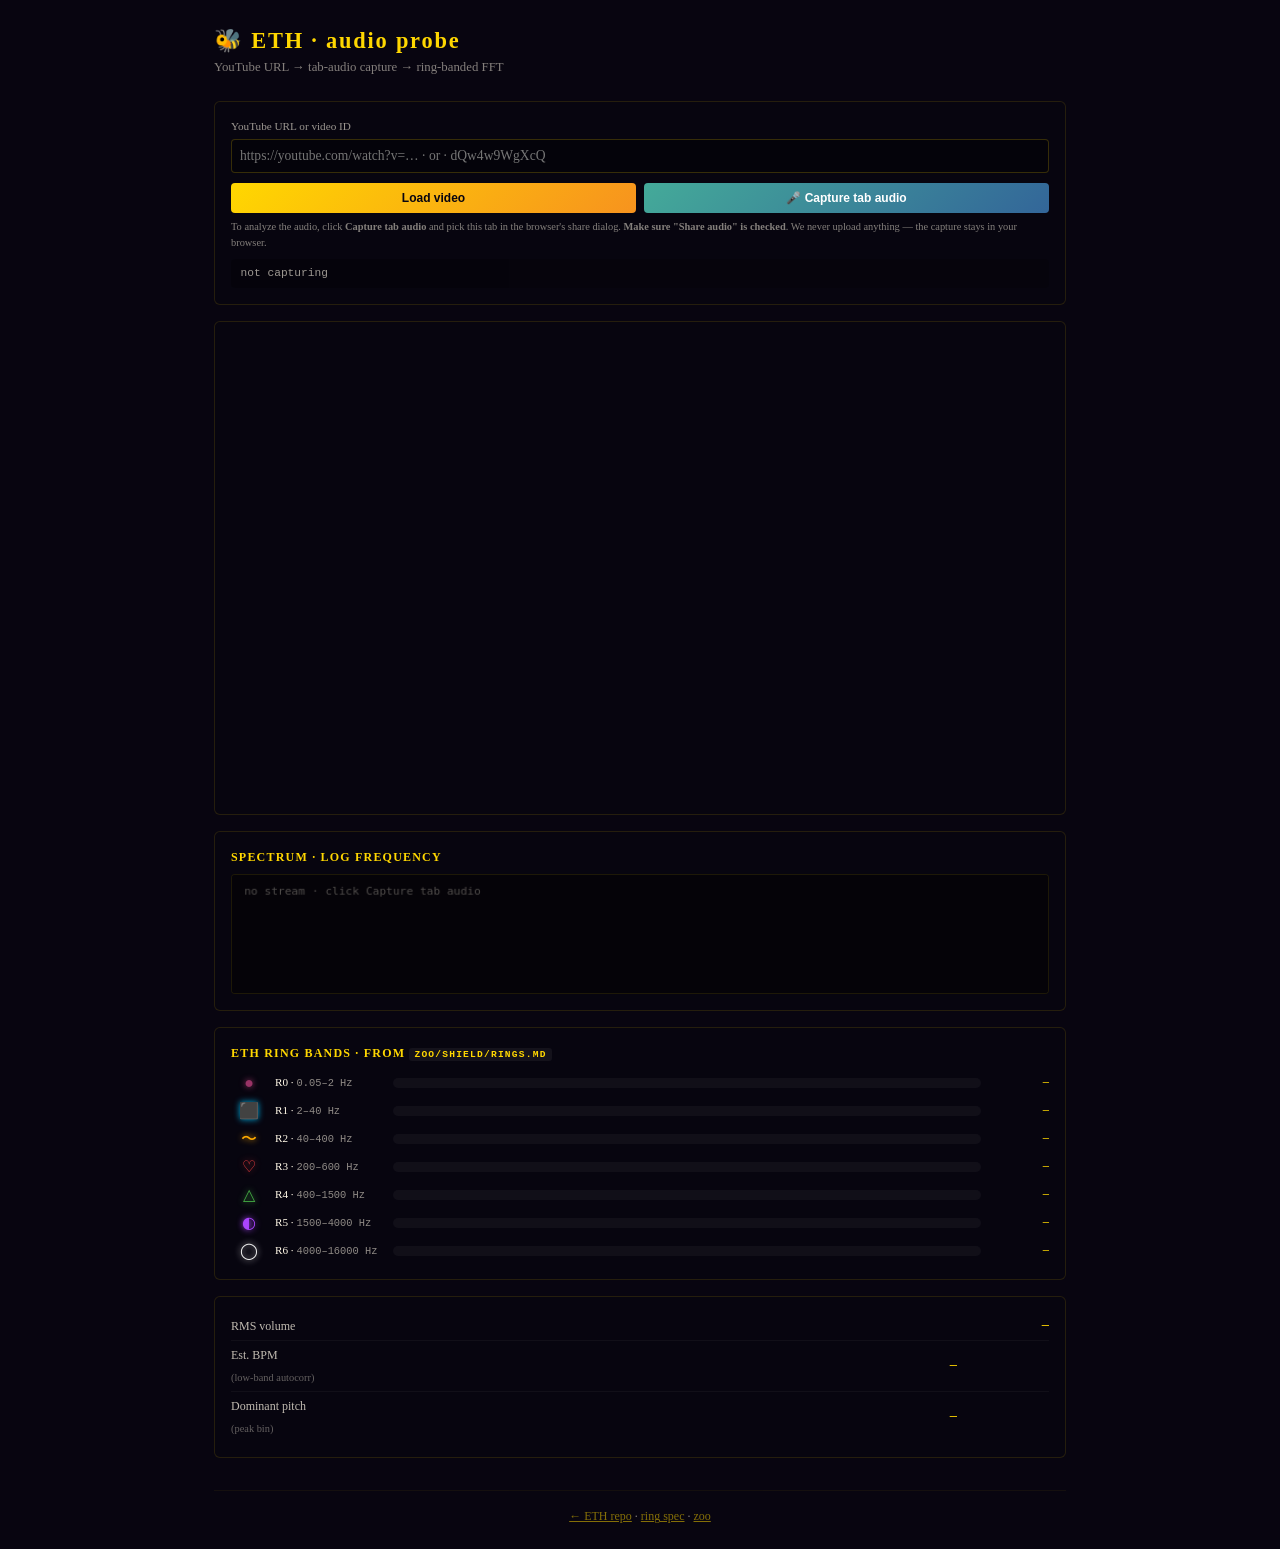
<file: audio/index.html>
<!DOCTYPE html>
<html lang="en">
<head>
<meta charset="UTF-8">
<meta name="viewport" content="width=device-width, initial-scale=1.0">
<title>ETH · audio probe</title>
<link rel="stylesheet" href="css/base.css">
<link rel="stylesheet" href="css/panels.css">
<link rel="stylesheet" href="css/spectrum.css">
<link rel="stylesheet" href="css/bands.css">
</head>
<body>

<h1>🐝 ETH · audio probe</h1>
<p class="sub">YouTube URL → tab-audio capture → ring-banded FFT</p>

<section id="input-panel" class="panel">
  <label>YouTube URL or video ID</label>
  <input id="yt-url" placeholder="https://youtube.com/watch?v=… · or · dQw4w9WgXcQ">
  <div class="row">
    <button id="load-btn">Load video</button>
    <button id="capture-btn">🎤 Capture tab audio</button>
  </div>
  <small>
    To analyze the audio, click <b>Capture tab audio</b> and pick this tab
    in the browser's share dialog. <b>Make sure "Share audio" is checked</b>.
    We never upload anything — the capture stays in your browser.
  </small>
  <div id="cap-status" class="cap-status">not capturing</div>
</section>

<section id="player-panel" class="panel">
  <div id="player-wrap">
    <iframe id="player" width="100%" height="280" frameborder="0" allow="autoplay; encrypted-media"></iframe>
  </div>
</section>

<section id="spectrum-panel" class="panel">
  <h3>Spectrum · log frequency</h3>
  <canvas id="spectrum" width="800" height="120"></canvas>
</section>

<section id="bands-panel" class="panel">
  <h3>ETH Ring bands · from <code>zoo/shield/rings.md</code></h3>
  <div id="bands"></div>
</section>

<section id="meters-panel" class="panel">
  <div class="meter-row">
    <div>RMS volume</div>
    <div><span id="rms-bar" class="bar"></span></div>
    <div id="rms-val">—</div>
  </div>
  <div class="meter-row">
    <div>Est. BPM <small>(low-band autocorr)</small></div>
    <div id="bpm-val">—</div>
  </div>
  <div class="meter-row">
    <div>Dominant pitch <small>(peak bin)</small></div>
    <div id="pitch-val">—</div>
  </div>
</section>

<footer>
  <a href="../">← ETH repo</a> · <a href="../zoo/shield/rings.md">ring spec</a> · <a href="../zoo/">zoo</a>
</footer>

<script src="js/const.js"></script>
<script src="js/state.js"></script>
<script src="js/player.js"></script>
<script src="js/capture.js"></script>
<script src="js/analyze.js"></script>
<script src="js/spectrum.js"></script>
<script src="js/bands.js"></script>
<script src="js/bpm.js"></script>
<script src="js/pitch.js"></script>
<script src="js/rms.js"></script>
<script src="js/loop.js"></script>
<script src="js/events.js"></script>
</body>
</html>
</file>
<file: audio/css/base.css>
* { margin:0; padding:0; box-sizing:border-box; }
body {
  background:#080510; color:#fff8e7;
  font-family:'Georgia',serif;
  padding:1.5rem; max-width:900px; margin:0 auto;
  line-height:1.5;
}
h1 { font-size:1.4rem; color:#ffd700; letter-spacing:0.08em; }
.sub { opacity:0.5; font-size:0.8rem; margin-bottom:1.5rem; }
h3 { font-size:0.75rem; color:#ffd700; letter-spacing:0.1em;
     text-transform:uppercase; margin-bottom:0.5rem; }
label { font-size:0.7rem; color:#fff8e7; opacity:0.6;
        display:block; margin-bottom:0.3rem; }
small { font-size:0.65rem; opacity:0.5; display:block; margin-top:0.4rem; }
code { font-family:'Monaco','Menlo',monospace;
       background:rgba(255,255,255,0.05); padding:1px 5px;
       border-radius:3px; font-size:0.8em; }
a { color:#ffd700; }
footer { margin-top:2rem; padding-top:1rem;
         border-top:1px solid rgba(255,215,0,0.1);
         font-size:0.75rem; opacity:0.5; text-align:center; }
</file>
<file: audio/css/panels.css>
.panel {
  background:rgba(8,5,16,0.6);
  border:1px solid rgba(255,215,0,0.12);
  border-radius:6px;
  padding:1rem;
  margin-bottom:1rem;
}
#input-panel input {
  width:100%; padding:0.5rem;
  background:rgba(0,0,0,0.3);
  border:1px solid rgba(255,215,0,0.2);
  border-radius:4px; color:#fff8e7;
  font-family:inherit; font-size:0.85rem;
  margin-bottom:0.6rem;
}
.row { display:flex; gap:0.5rem; }
#input-panel button {
  padding:0.5rem 1rem;
  background:linear-gradient(135deg,#ffd700,#f7931e);
  color:#080510; border:none; border-radius:4px;
  cursor:pointer; font-weight:600; font-size:0.75rem;
  flex:1;
}
#input-panel button#capture-btn {
  background:linear-gradient(135deg,#4a9,#369);
  color:white;
}
.cap-status {
  margin-top:0.5rem; font-size:0.7rem; opacity:0.6;
  padding:0.4rem 0.6rem; background:rgba(0,0,0,0.3);
  border-radius:4px; font-family:'Monaco','Menlo',monospace;
}
.cap-status.-live { color:#6c6; }
.cap-status.-error { color:#f66; }
#player-wrap { aspect-ratio:16/9; width:100%; }
</file>
<file: audio/css/spectrum.css>
#spectrum {
  width:100%; height:120px;
  background:#050308;
  border:1px solid rgba(255,215,0,0.1);
  border-radius:4px;
  display:block;
}

.meter-row {
  display:grid;
  grid-template-columns:140px 1fr 80px;
  gap:0.75rem; align-items:center;
  padding:0.3rem 0;
  font-size:0.75rem;
  border-bottom:1px solid rgba(255,255,255,0.04);
}
.meter-row:last-child { border:none; }
.meter-row > :first-child { color:#fff8e7; opacity:0.75; }
.meter-row > :last-child {
  text-align:right; font-family:'Monaco','Menlo',monospace;
  color:#ffd700;
}
.bar {
  display:block; height:10px; width:0%;
  background:linear-gradient(90deg,#6c6,#cc6,#f84);
  border-radius:5px; transition:width 0.08s linear;
}
</file>
<file: audio/css/bands.css>
#bands { display:flex; flex-direction:column; gap:4px; }
.band {
  display:grid;
  grid-template-columns:36px 110px 1fr 60px;
  gap:0.5rem; align-items:center;
  font-size:0.7rem;
}
.band .glyph {
  font-size:1rem; text-align:center;
  text-shadow:0 0 6px currentColor;
}
.band .range {
  opacity:0.55;
  font-family:'Monaco','Menlo',monospace;
  font-size:0.65rem;
}
.band .meter {
  height:10px; background:rgba(255,255,255,0.04);
  border-radius:5px; overflow:hidden;
}
.band .fill {
  height:100%; width:0%;
  transition:width 0.06s linear;
  border-radius:5px;
}
.band .val {
  text-align:right;
  font-family:'Monaco','Menlo',monospace;
  font-size:0.65rem;
  color:#ffd700;
}

.band[data-ring="R0"] .fill { background:#993366; }
.band[data-ring="R1"] .fill { background:#00aadd; }
.band[data-ring="R2"] .fill { background:#ffaa00; }
.band[data-ring="R3"] .fill { background:#ff4444; }
.band[data-ring="R4"] .fill { background:#44aa44; }
.band[data-ring="R5"] .fill { background:#aa44ff; }
.band[data-ring="R6"] .fill { background:#eeeeee; }
</file>
